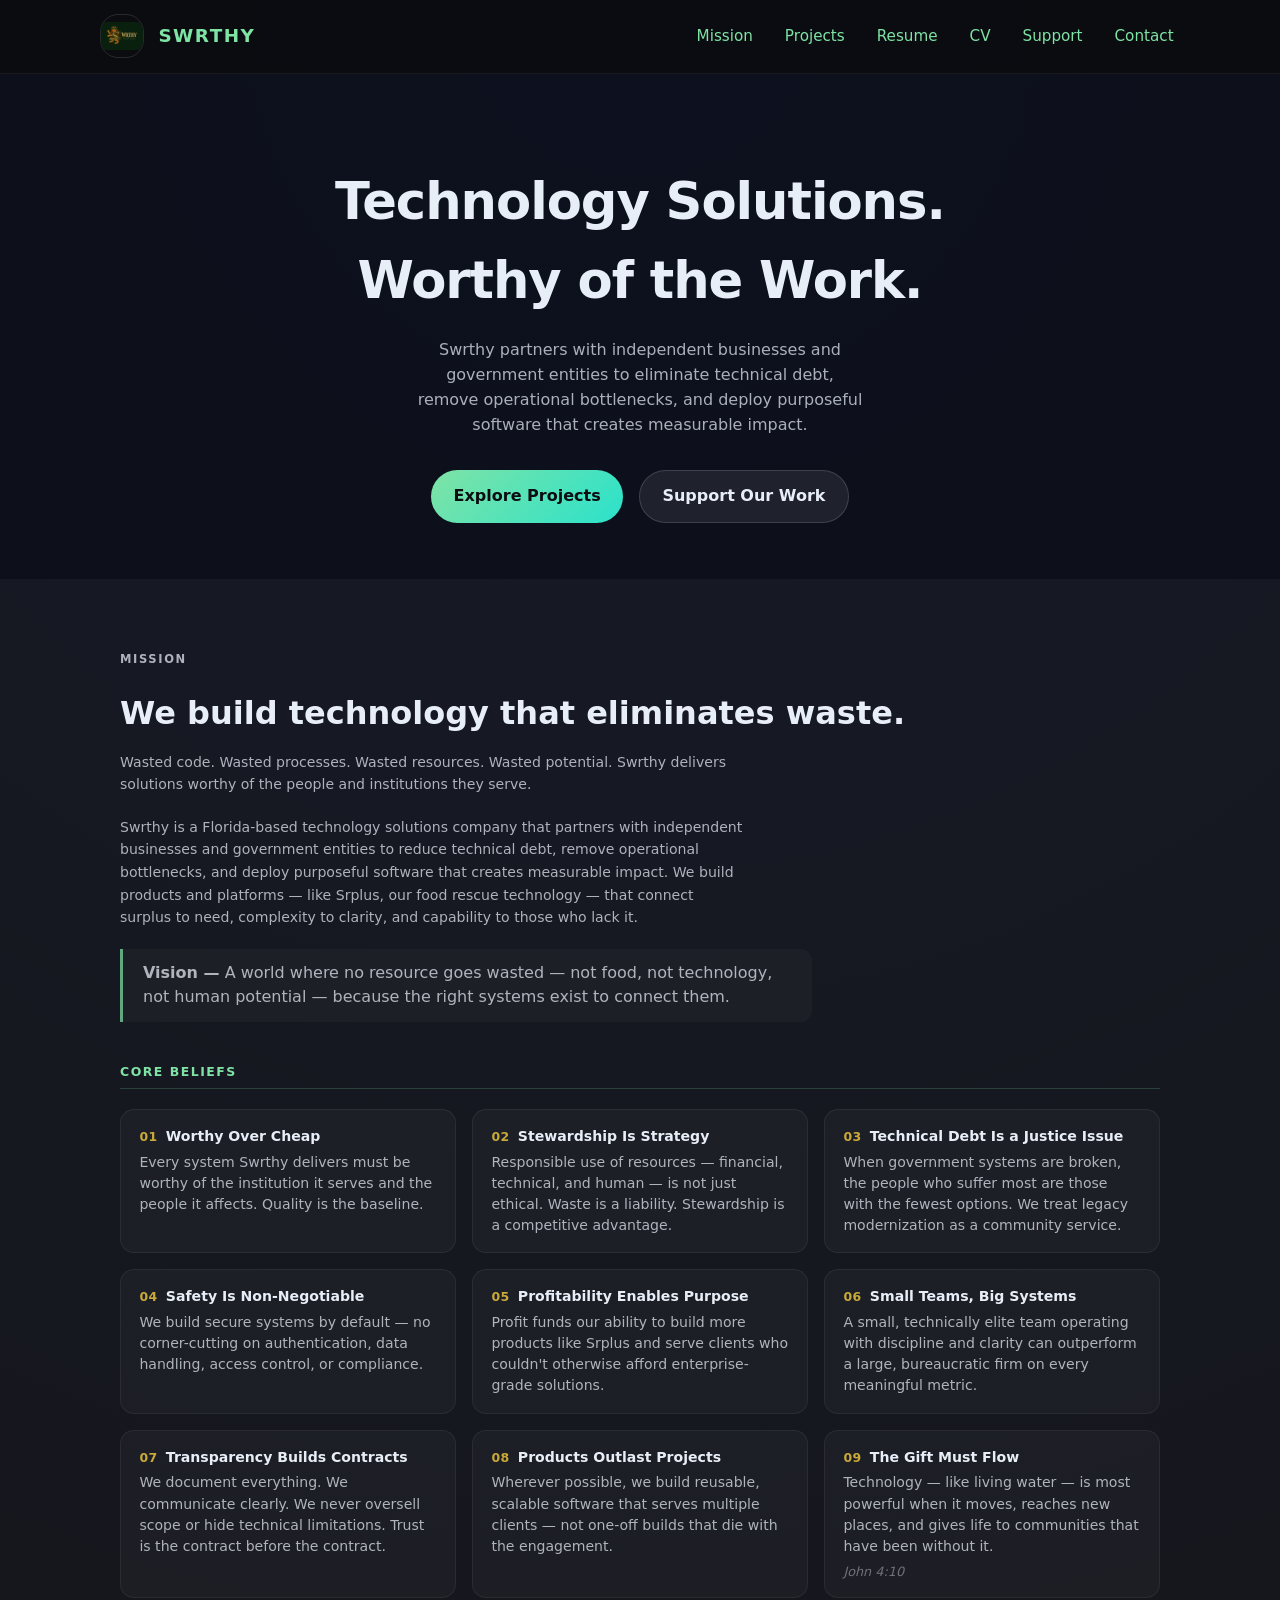
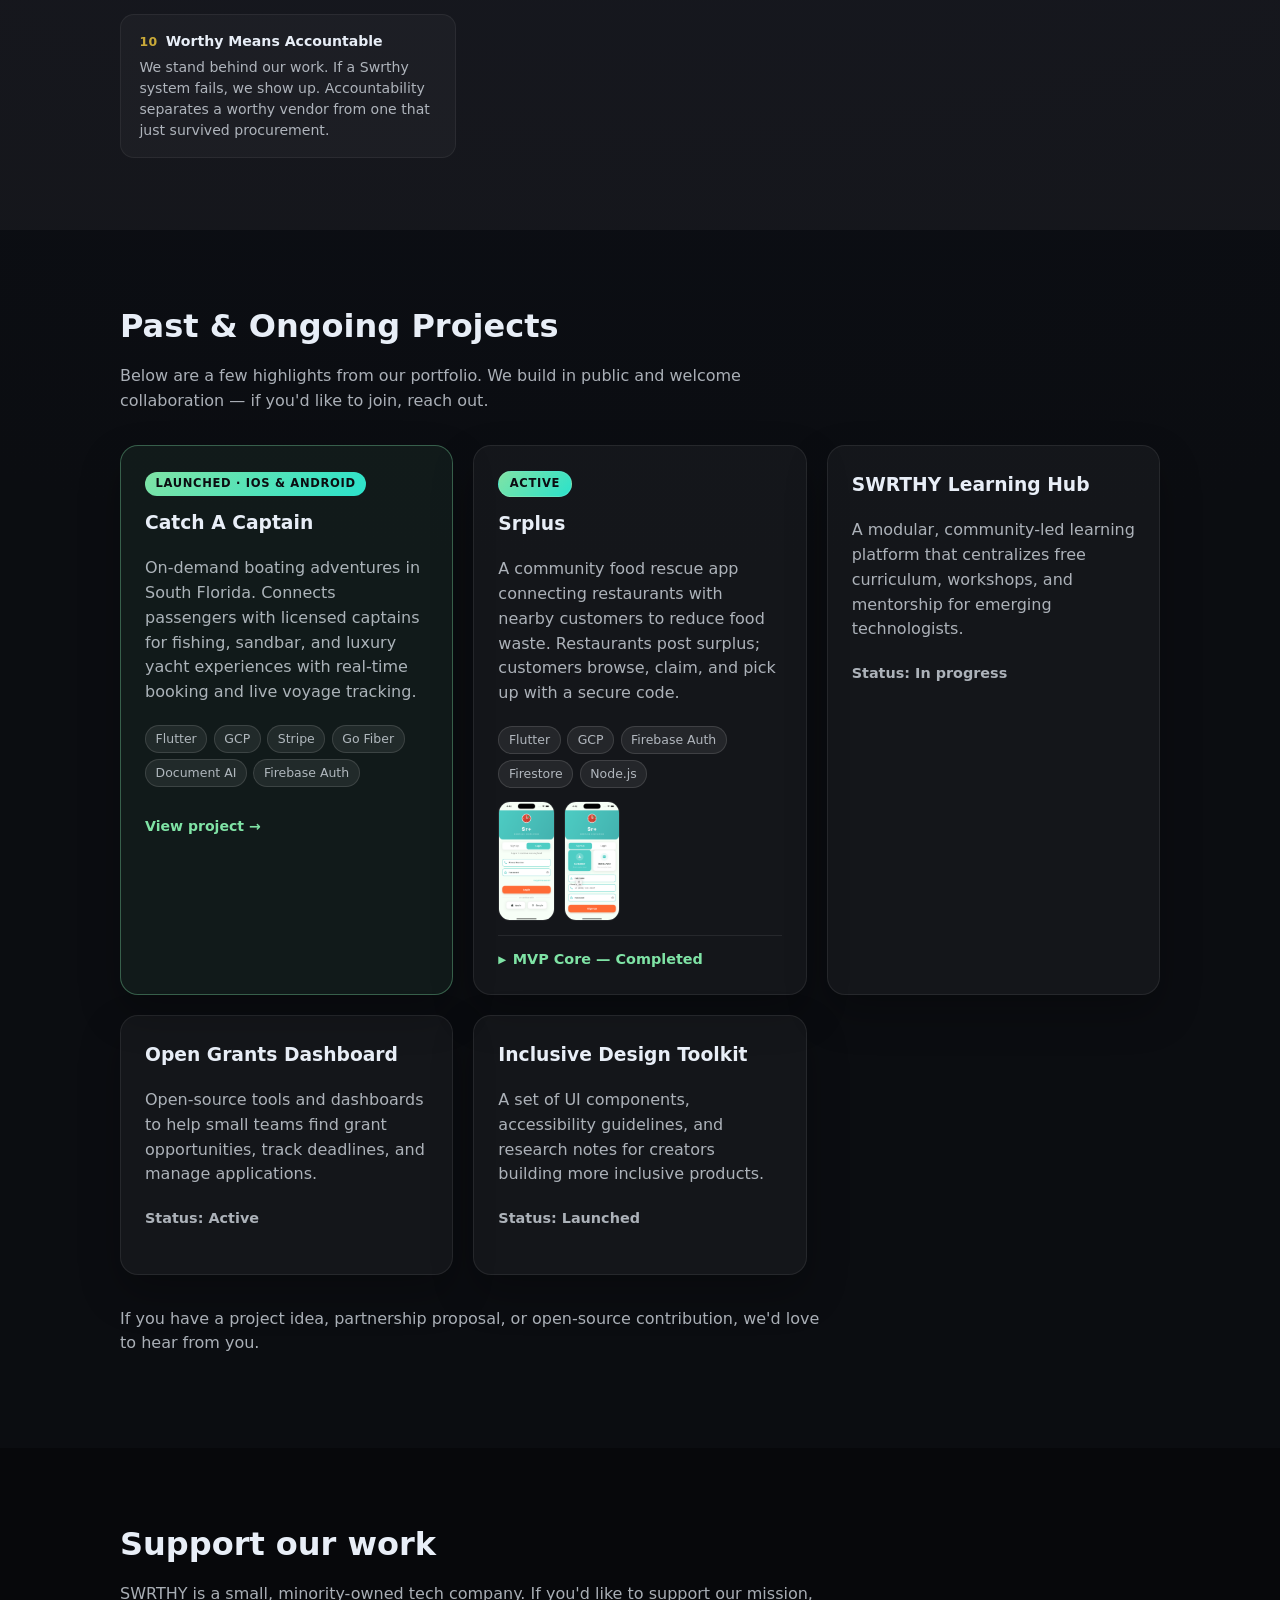
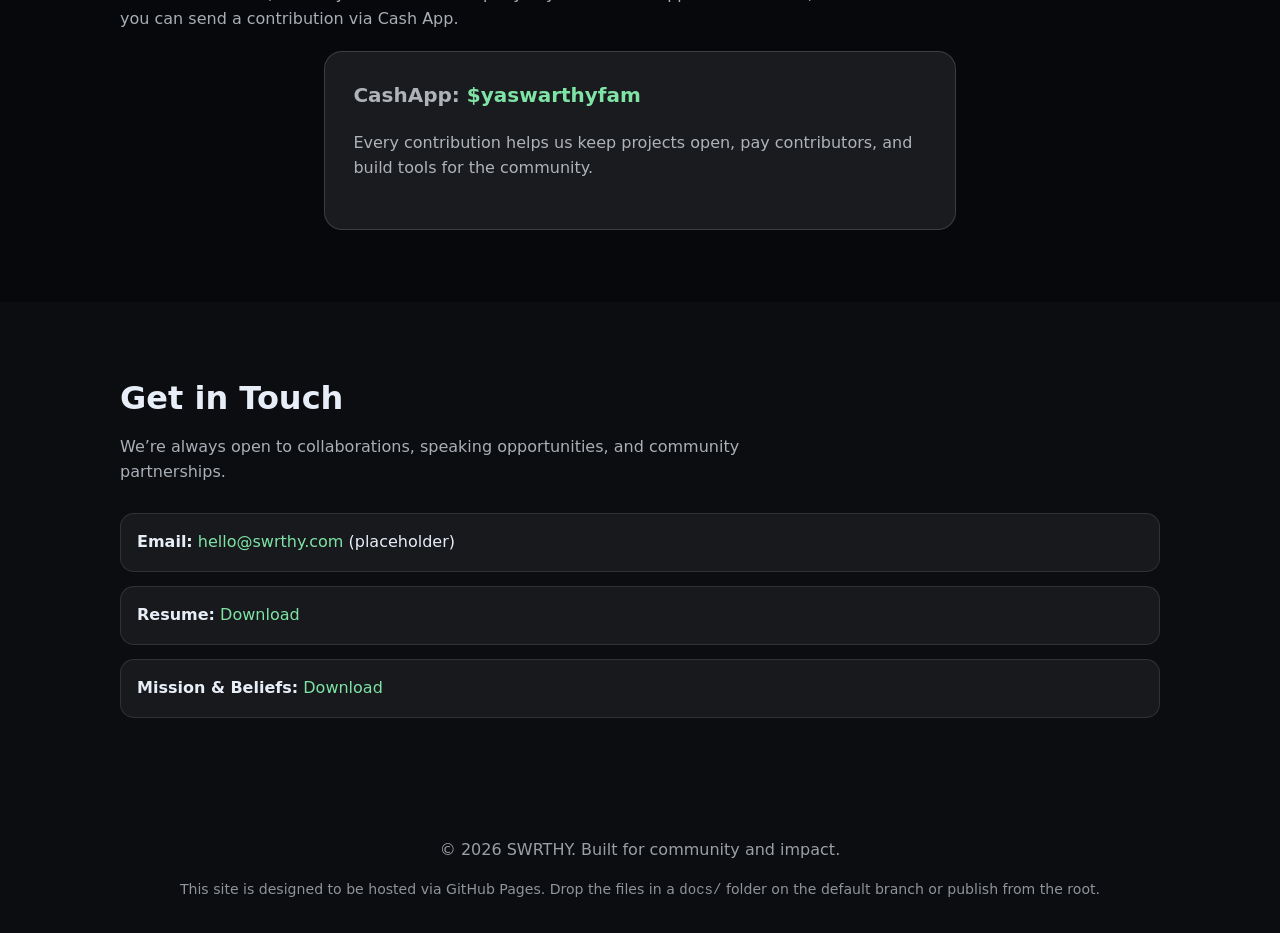
<file: docs/index.html>
<!DOCTYPE html>
<html lang="en">
<head>
  <meta charset="UTF-8" />
  <meta name="viewport" content="width=device-width, initial-scale=1" />
  <meta name="description" content="SWRTHY is a mission-driven minority-owned technology company building software, communities, and impact-first products." />
  <title>SWRTHY — Building Inclusive Tech &amp; Community</title>
  <link rel="stylesheet" href="styles.css?v=6" />
  <link rel="icon" href="logo.png" />
</head>
<body>
  <header class="site-header">
    <div class="container header-inner">
      <a class="brand" href="#home">
        <img class="brand-logo" src="logo.png" alt="SWRTHY logo" />
        <span class="brand-name">SWRTHY</span>
      </a>
      <nav class="primary-nav" aria-label="Primary">
        <a href="#mission">Mission</a>
        <a href="#projects">Projects</a>
        <a href="resume.html">Resume</a>
        <a href="cv.html">CV</a>
        <a href="#support">Support</a>
        <a href="#contact">Contact</a>
      </nav>
      <button class="menu-toggle" aria-label="Open navigation">☰</button>
    </div>
  </header>

  <nav id="mob-nav" aria-label="Mobile navigation" aria-hidden="true">
    <div class="mob-head">
      <a class="mob-brand" href="#home">
        <img src="logo.png" alt="SWRTHY logo" />
        <span>SWRTHY</span>
      </a>
      <button id="mob-close" aria-label="Close navigation">✕</button>
    </div>
    <a href="#mission">Mission</a>
    <a href="#projects">Projects</a>
    <a href="resume.html">Resume</a>
    <a href="cv.html">CV</a>
    <a href="#support">Support</a>
    <a href="#contact">Contact</a>
  </nav>

  <main>
    <section id="home" class="hero" aria-label="Hero section">
      <div class="container">
        <h1>Technology Solutions.<br>Worthy of the Work.</h1>
        <p class="lead">Swrthy partners with independent businesses and government entities to eliminate technical debt, remove operational bottlenecks, and deploy purposeful software that creates measurable impact.</p>
        <div class="hero-actions">
          <a class="button primary" href="#projects">Explore Projects</a>
          <a class="button secondary" href="#support">Support Our Work</a>
        </div>
      </div>
    </section>

    <section id="mission" class="section section--light">
      <div class="container">
        <p class="section-label">Mission</p>
        <h2>We build technology that eliminates waste.</h2>
        <p class="mission-lead">Wasted code. Wasted processes. Wasted resources. Wasted potential. Swrthy delivers solutions worthy of the people and institutions they serve.</p>

        <p class="mission-body">Swrthy is a Florida-based technology solutions company that partners with independent businesses and government entities to reduce technical debt, remove operational bottlenecks, and deploy purposeful software that creates measurable impact. We build products and platforms — like Srplus, our food rescue technology — that connect surplus to need, complexity to clarity, and capability to those who lack it.</p>

        <blockquote class="mission-vision">
          <strong>Vision —</strong> A world where no resource goes wasted — not food, not technology, not human potential — because the right systems exist to connect them.
        </blockquote>

        <h3 class="beliefs-title">Core Beliefs</h3>
        <ul class="beliefs">
          <li>
            <p class="belief-header"><span class="belief-num">01</span> Worthy Over Cheap</p>
            <p>Every system Swrthy delivers must be worthy of the institution it serves and the people it affects. Quality is the baseline.</p>
          </li>
          <li>
            <p class="belief-header"><span class="belief-num">02</span> Stewardship Is Strategy</p>
            <p>Responsible use of resources — financial, technical, and human — is not just ethical. Waste is a liability. Stewardship is a competitive advantage.</p>
          </li>
          <li>
            <p class="belief-header"><span class="belief-num">03</span> Technical Debt Is a Justice Issue</p>
            <p>When government systems are broken, the people who suffer most are those with the fewest options. We treat legacy modernization as a community service.</p>
          </li>
          <li>
            <p class="belief-header"><span class="belief-num">04</span> Safety Is Non-Negotiable</p>
            <p>We build secure systems by default — no corner-cutting on authentication, data handling, access control, or compliance.</p>
          </li>
          <li>
            <p class="belief-header"><span class="belief-num">05</span> Profitability Enables Purpose</p>
            <p>Profit funds our ability to build more products like Srplus and serve clients who couldn't otherwise afford enterprise-grade solutions.</p>
          </li>
          <li>
            <p class="belief-header"><span class="belief-num">06</span> Small Teams, Big Systems</p>
            <p>A small, technically elite team operating with discipline and clarity can outperform a large, bureaucratic firm on every meaningful metric.</p>
          </li>
          <li>
            <p class="belief-header"><span class="belief-num">07</span> Transparency Builds Contracts</p>
            <p>We document everything. We communicate clearly. We never oversell scope or hide technical limitations. Trust is the contract before the contract.</p>
          </li>
          <li>
            <p class="belief-header"><span class="belief-num">08</span> Products Outlast Projects</p>
            <p>Wherever possible, we build reusable, scalable software that serves multiple clients — not one-off builds that die with the engagement.</p>
          </li>
          <li>
            <p class="belief-header"><span class="belief-num">09</span> The Gift Must Flow</p>
            <p>Technology — like living water — is most powerful when it moves, reaches new places, and gives life to communities that have been without it. <em class="scripture">John 4:10</em></p>
          </li>
          <li>
            <p class="belief-header"><span class="belief-num">10</span> Worthy Means Accountable</p>
            <p>We stand behind our work. If a Swrthy system fails, we show up. Accountability separates a worthy vendor from one that just survived procurement.</p>
          </li>
        </ul>
      </div>
    </section>

    <section id="projects" class="section">
      <div class="container">
        <h2>Past &amp; Ongoing Projects</h2>
        <p>Below are a few highlights from our portfolio. We build in public and welcome collaboration — if you'd like to join, reach out.</p>

        <div class="card-grid">
          <article class="card card--featured">
            <div class="card-badge">Launched · iOS &amp; Android</div>
            <h3>Catch A Captain</h3>
            <p>On-demand boating adventures in South Florida. Connects passengers with licensed captains for fishing, sandbar, and luxury yacht experiences with real-time booking and live voyage tracking.</p>
            <div class="card-tech">
              <span>Flutter</span><span>GCP</span><span>Stripe</span><span>Go Fiber</span><span>Document AI</span><span>Firebase Auth</span>
            </div>
            <a class="card-link" href="catch-a-captain.html">View project →</a>
          </article>

          <article class="card">
            <div class="card-badge card-badge--muted">Active</div>
            <h3>Srplus</h3>
            <p>A community food rescue app connecting restaurants with nearby customers to reduce food waste. Restaurants post surplus; customers browse, claim, and pick up with a secure code.</p>
            <div class="card-tech">
              <span>Flutter</span><span>GCP</span><span>Firebase Auth</span><span>Firestore</span><span>Node.js</span>
            </div>
            <div class="card-screens">
              <img src="srplus/Login.png" alt="Srplus login screen" loading="lazy" />
              <img src="srplus/Signup.png" alt="Srplus signup screen" loading="lazy" />
            </div>
            <details class="card-details">
              <summary>MVP Core — Completed</summary>
              <ul class="checklist">
                <li>Backend deployed to Google Cloud (Blaze plan)</li>
                <li>Auth — signup / login / logout, backend + frontend</li>
                <li>Browse nearby food — backend + frontend</li>
                <li>Post food (restaurant) — backend + frontend</li>
                <li>Claim food (customer) — backend + frontend</li>
                <li>Pickup codes + confirm pickup — backend + frontend</li>
                <li>GPS / location services</li>
                <li>Rate limiting + secure token storage</li>
                <li>Auto-login persistence</li>
              </ul>
            </details>
          </article>

          <article class="card">
            <h3>SWRTHY Learning Hub</h3>
            <p>A modular, community-led learning platform that centralizes free curriculum, workshops, and mentorship for emerging technologists.</p>
            <p class="tag">Status: In progress</p>
          </article>

          <article class="card">
            <h3>Open Grants Dashboard</h3>
            <p>Open-source tools and dashboards to help small teams find grant opportunities, track deadlines, and manage applications.</p>
            <p class="tag">Status: Active</p>
          </article>

          <article class="card">
            <h3>Inclusive Design Toolkit</h3>
            <p>A set of UI components, accessibility guidelines, and research notes for creators building more inclusive products.</p>
            <p class="tag">Status: Launched</p>
          </article>
        </div>

        <p>If you have a project idea, partnership proposal, or open-source contribution, we'd love to hear from you.</p>
      </div>
    </section>

    <section id="support" class="section section--dark">
      <div class="container">
        <h2>Support our work</h2>
        <p>SWRTHY is a small, minority-owned tech company. If you'd like to support our mission, you can send a contribution via Cash App.</p>
        <div class="support-box">
          <p class="support-link">CashApp: <a href="https://cash.app/$yaswarthyfam" target="_blank" rel="noopener">$yaswarthyfam</a></p>
          <p class="support-note">Every contribution helps us keep projects open, pay contributors, and build tools for the community.</p>
        </div>
      </div>
    </section>

    <section id="contact" class="section">
      <div class="container">
        <h2>Get in Touch</h2>
        <p>We’re always open to collaborations, speaking opportunities, and community partnerships.</p>
        <ul class="contact-list">
          <li><strong>Email:</strong> <a href="mailto:hello@swrthy.com">hello@swrthy.com</a> (placeholder)</li>
          <li><strong>Resume:</strong> <a href="Resume.pdf" target="_blank" rel="noopener">Download</a></li>
          <li><strong>Mission &amp; Beliefs:</strong> <a href="Swrthy_Mission_and_Beliefs.pdf" target="_blank" rel="noopener">Download </a></li>
        </ul>
      </div>
    </section>
  </main>

  <footer class="site-footer">
    <div class="container">
      <p>© <span id="year"></span> SWRTHY. Built for community and impact.</p>
      <p class="small">This site is designed to be hosted via GitHub Pages. Drop the files in a <code>docs/</code> folder on the default branch or publish from the root.</p>
    </div>
  </footer>

  <script>
    document.getElementById('year').textContent = new Date().getFullYear();

    var tog = document.querySelector('.menu-toggle');
    var mob = document.getElementById('mob-nav');
    var cls = document.getElementById('mob-close');

    function openMob() { mob.classList.add('open'); mob.setAttribute('aria-hidden','false'); document.body.style.overflow='hidden'; }
    function closeMob() { mob.classList.remove('open'); mob.setAttribute('aria-hidden','true'); document.body.style.overflow=''; }

    tog.onclick = openMob;
    cls.onclick = closeMob;
    mob.querySelectorAll('a').forEach(function(a){ a.addEventListener('click', closeMob); });
  </script>
</body>
</html>
</file>
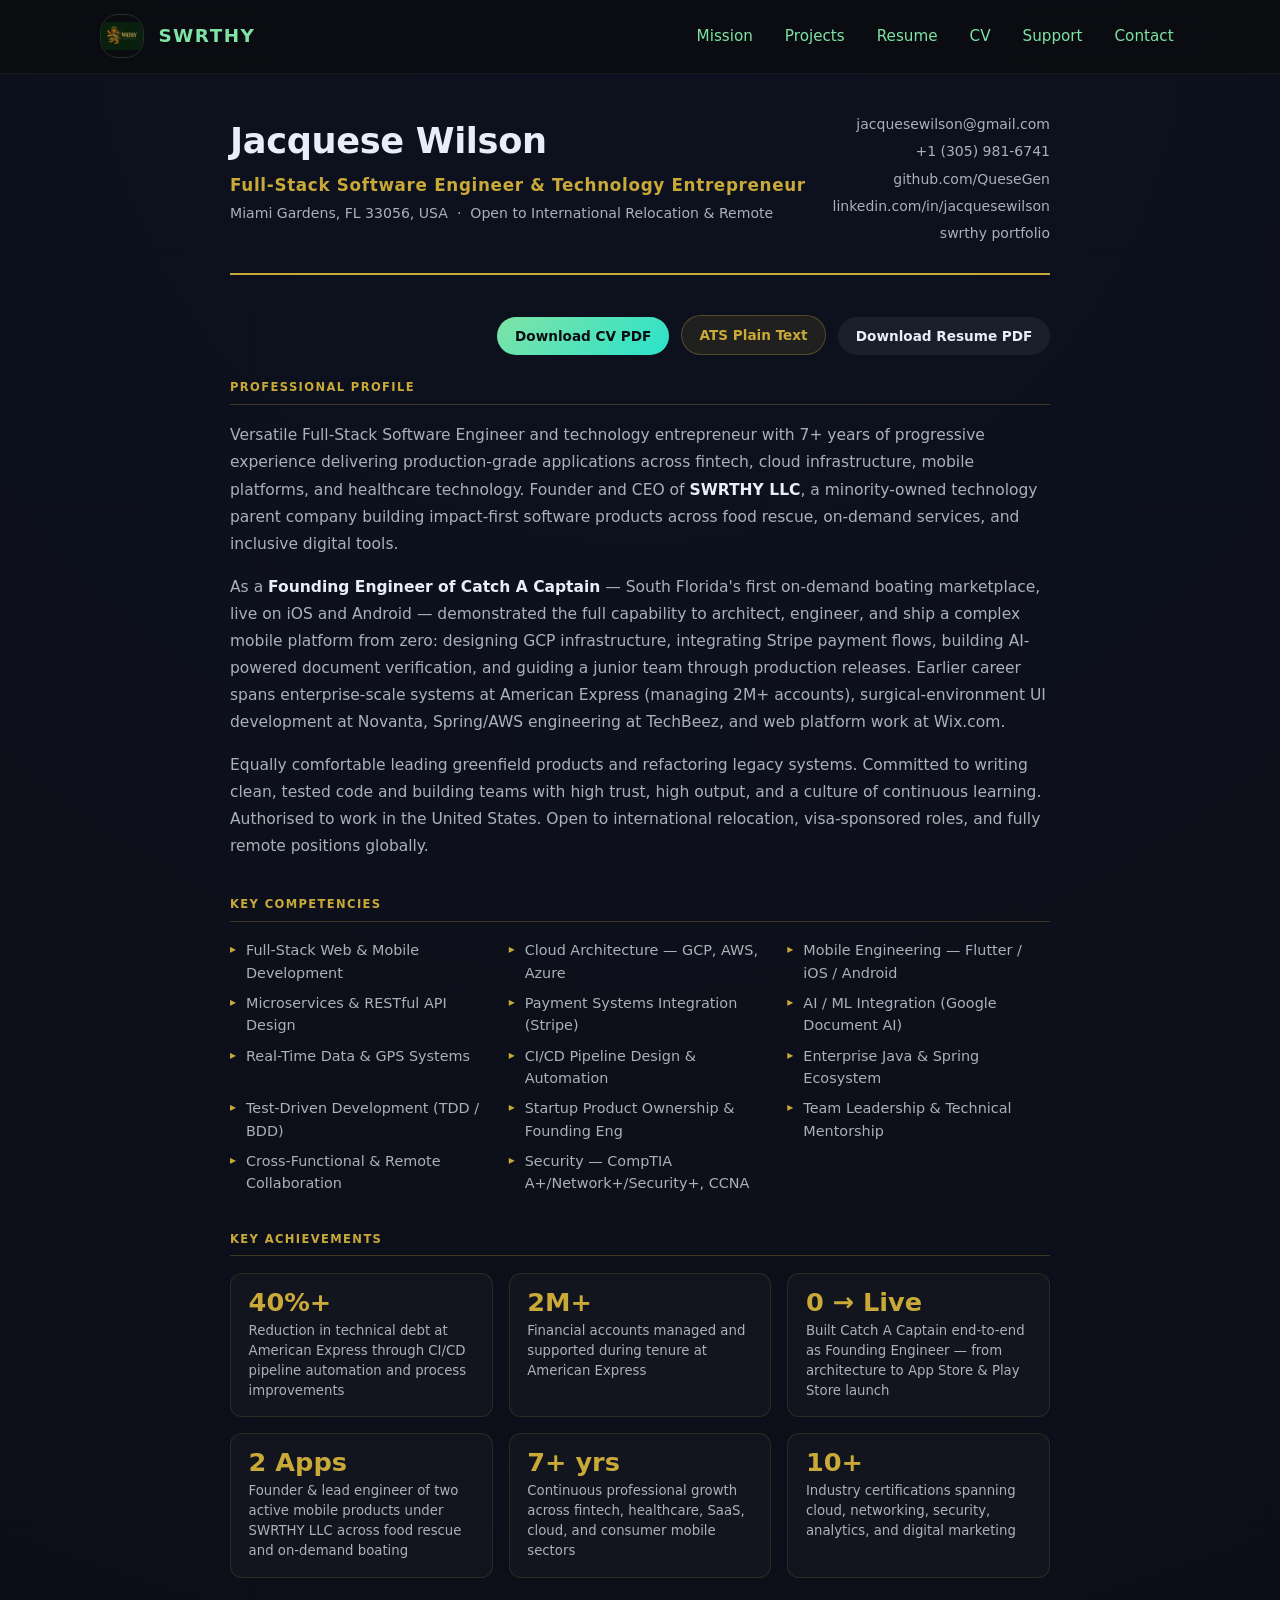
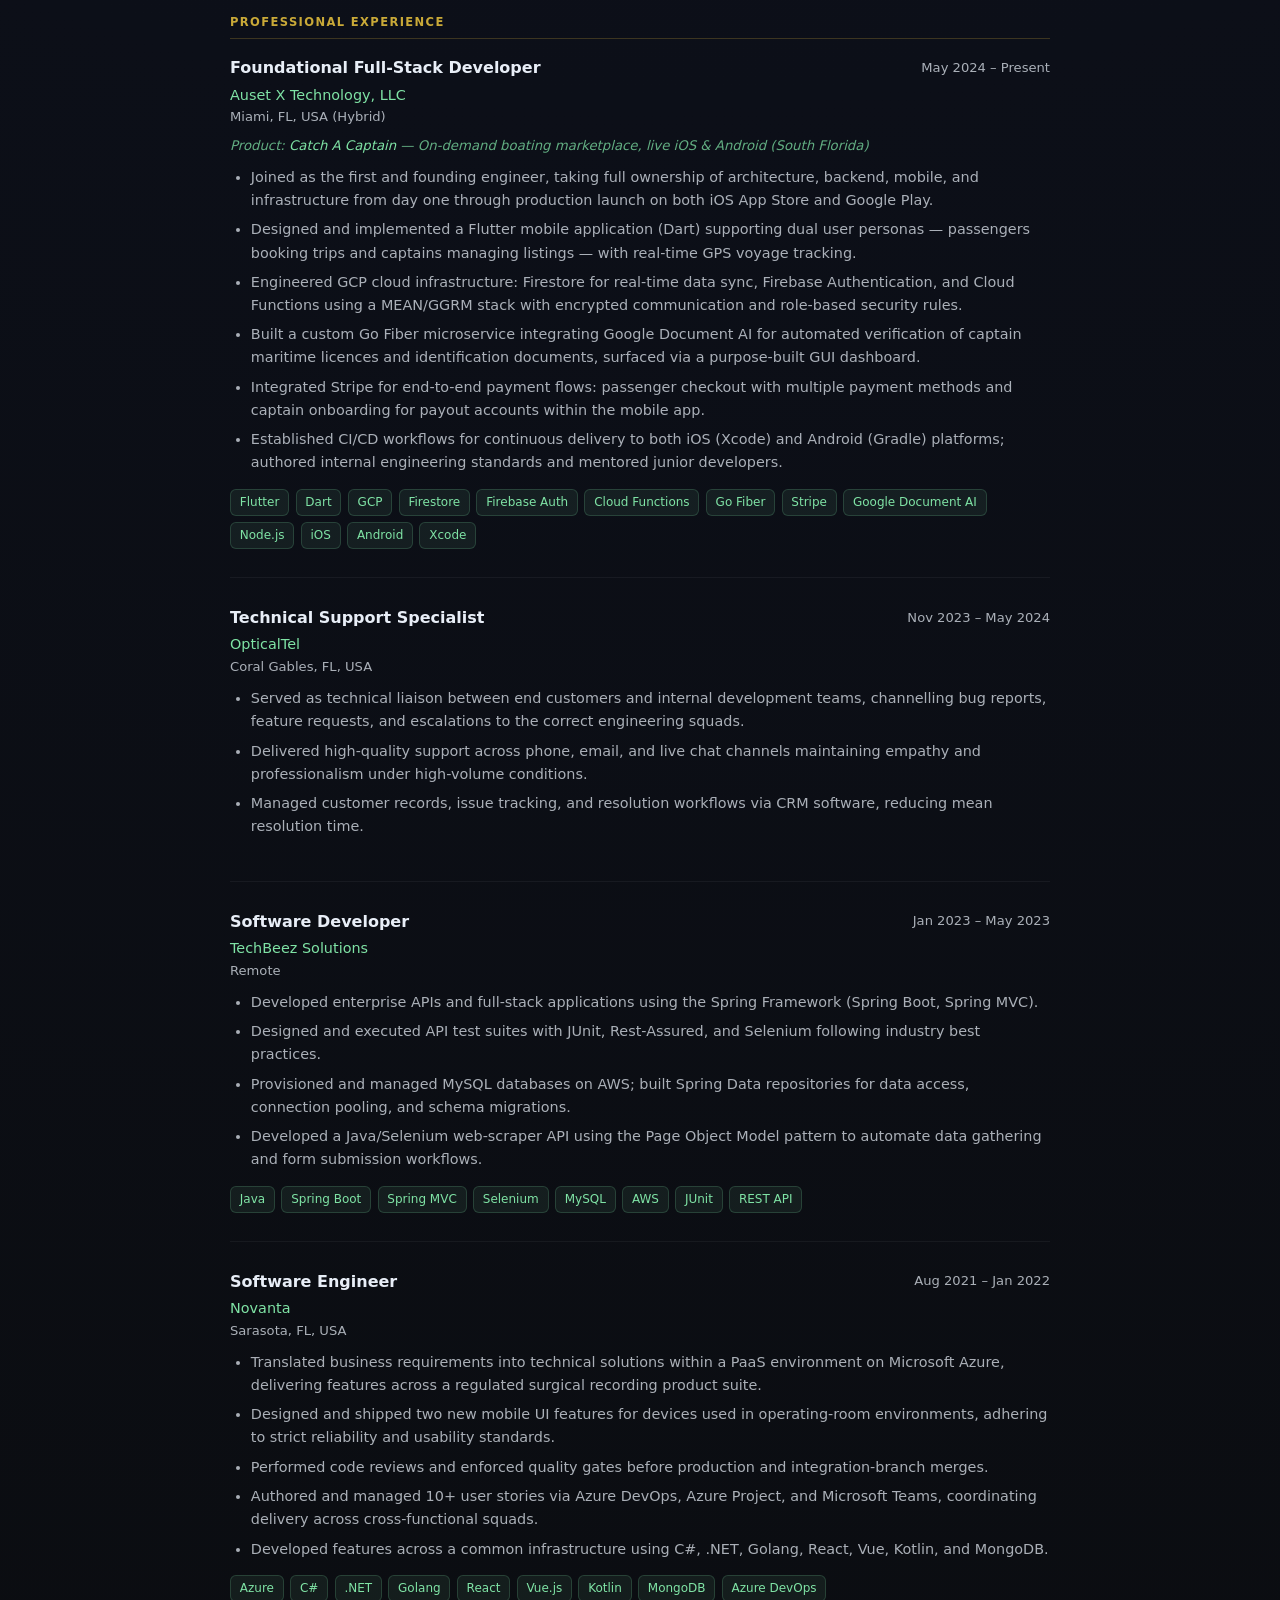
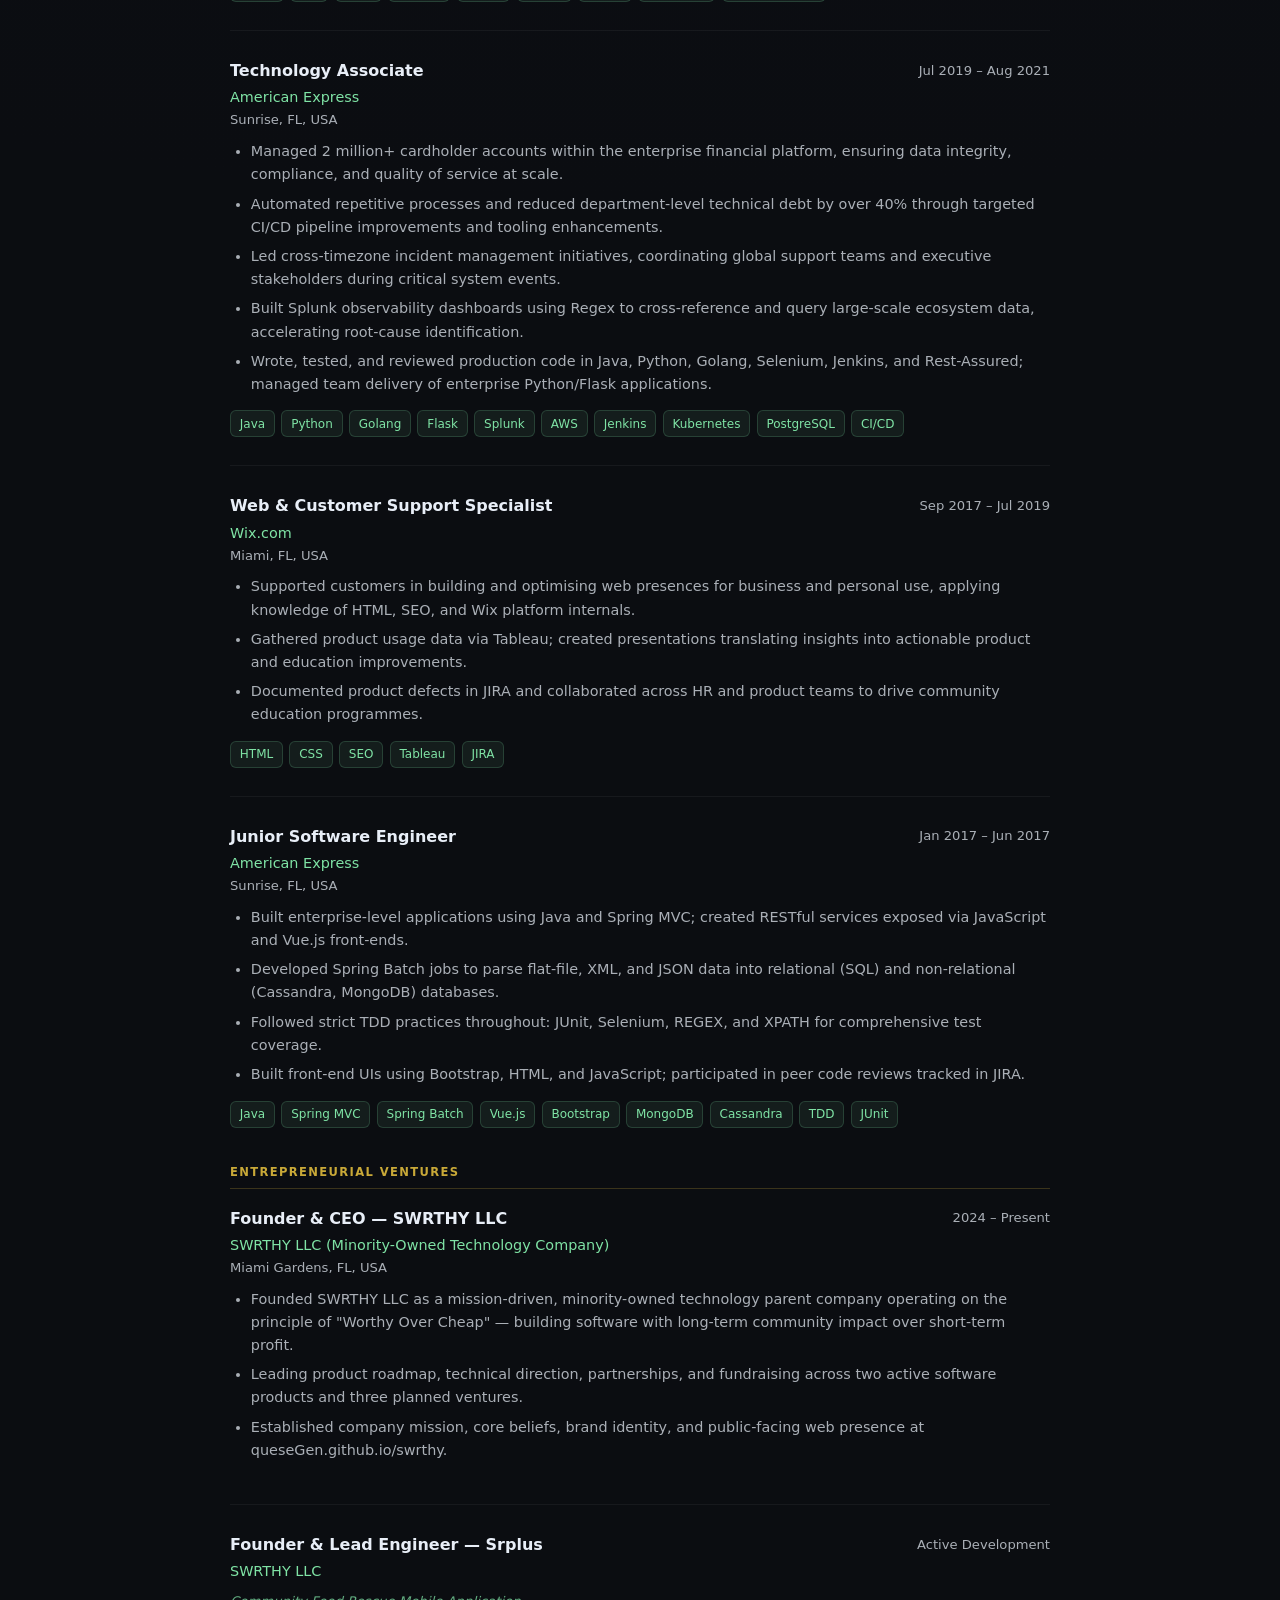
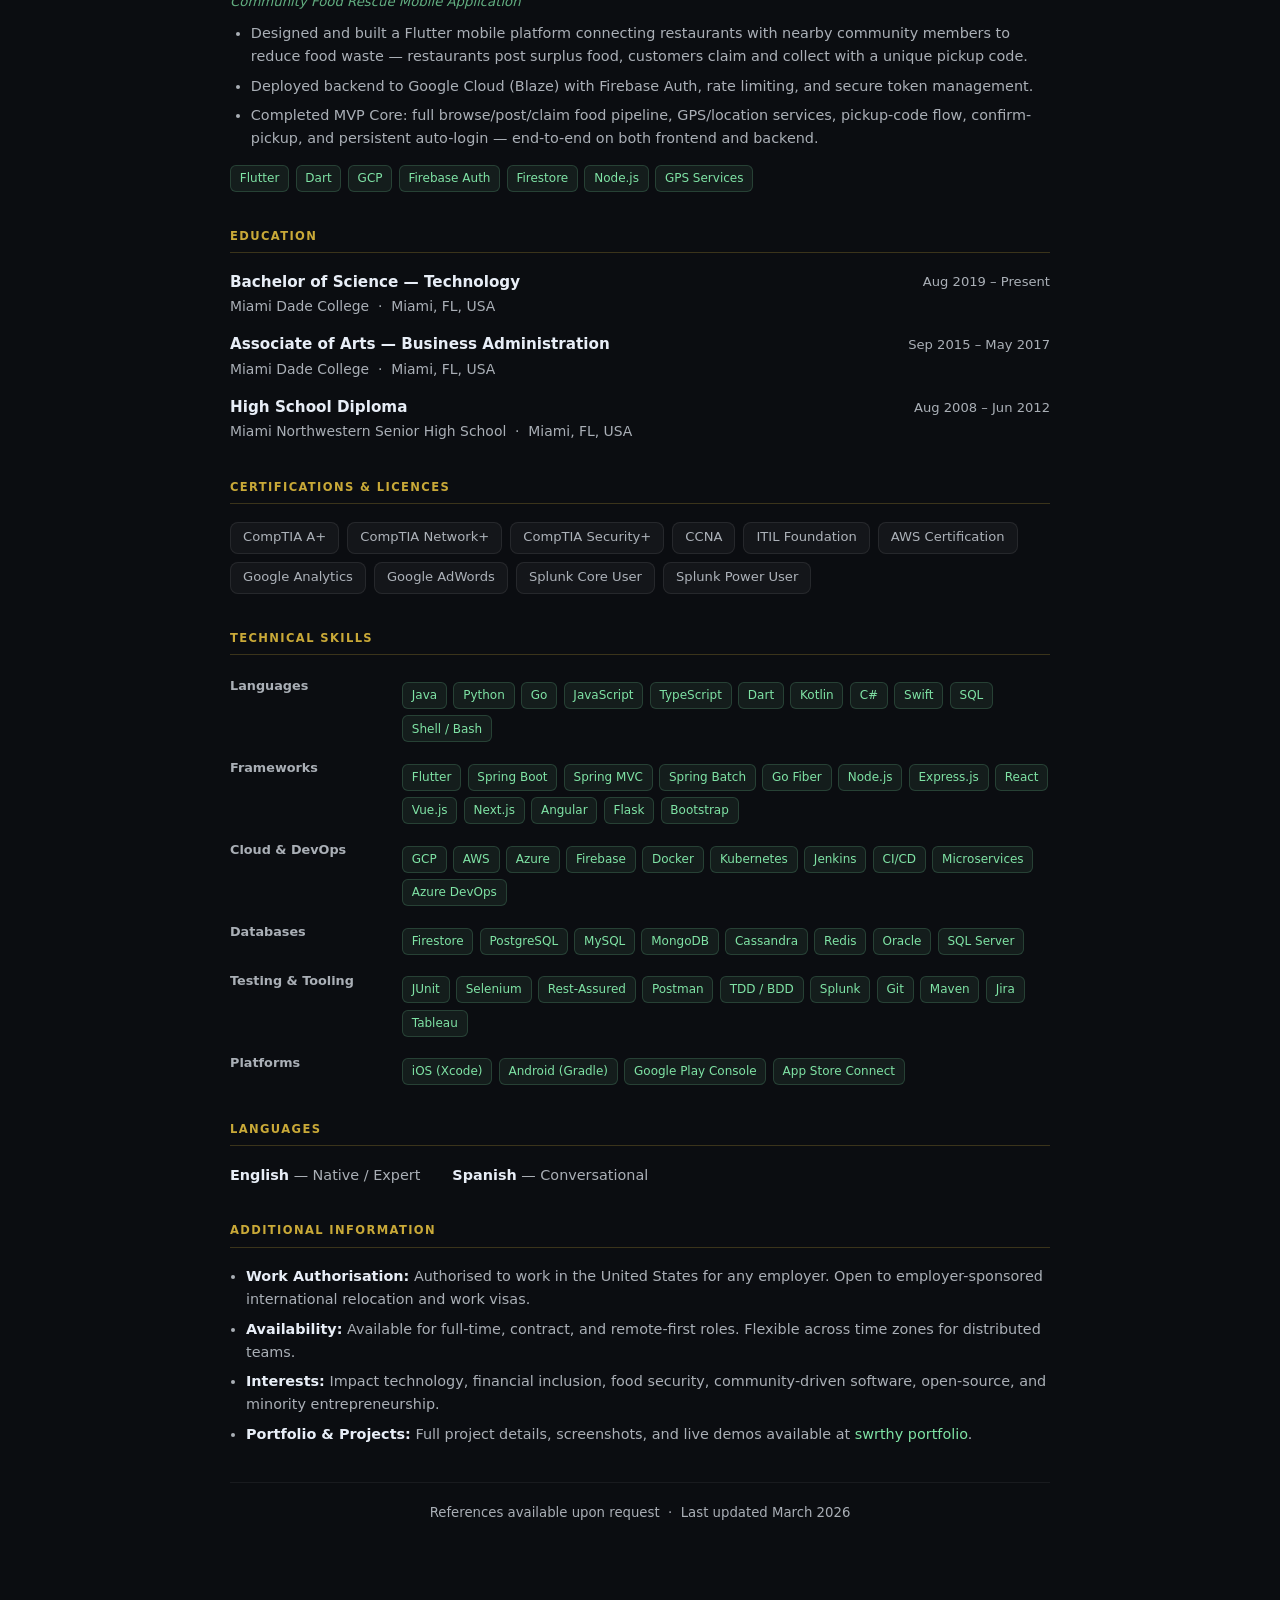
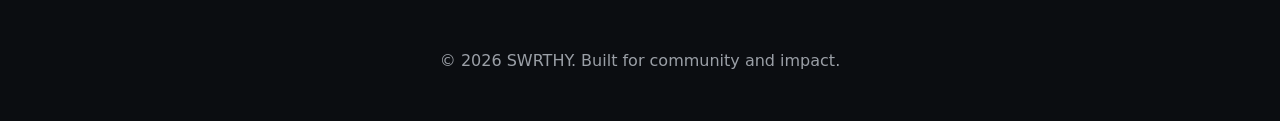
<file: docs/cv.html>
<!DOCTYPE html>
<html lang="en">
<head>
  <meta charset="UTF-8" />
  <meta name="viewport" content="width=device-width, initial-scale=1" />
  <meta name="description" content="Jacquese Wilson — Curriculum Vitae. Full-Stack Software Engineer & Entrepreneur. Available for international opportunities." />
  <title>Jacquese Wilson — CV | SWRTHY</title>
  <link rel="stylesheet" href="styles.css?v=6" />
  <link rel="icon" href="logo.png" />
  <style>
    /* ── CV-specific styles ── */
    .cv-wrap {
      max-width: 860px;
      margin: 0 auto;
      padding: 2.5rem 1.25rem 4rem;
    }

    .cv-header {
      display: grid;
      grid-template-columns: 1fr auto;
      gap: 1.5rem;
      align-items: start;
      padding-bottom: 1.75rem;
      border-bottom: 2px solid #c9a938;
      margin-bottom: 2rem;
    }

    .cv-name {
      font-size: 2.2rem;
      font-weight: 800;
      letter-spacing: -0.01em;
      color: var(--text);
      margin: 0 0 0.2rem;
    }

    .cv-title {
      font-size: 1.05rem;
      color: #c9a938;
      font-weight: 600;
      letter-spacing: 0.04em;
      margin: 0 0 0.3rem;
    }

    .cv-sub {
      font-size: 0.88rem;
      color: var(--muted);
      margin: 0;
    }

    .cv-contact {
      display: flex;
      flex-direction: column;
      gap: 0.35rem;
      text-align: right;
      font-size: 0.875rem;
    }

    .cv-contact a {
      color: var(--muted);
      text-decoration: none;
    }

    .cv-contact a:hover {
      color: var(--primary);
    }

    .cv-section {
      margin-bottom: 2.25rem;
    }

    .cv-section-title {
      font-size: 0.72rem;
      font-weight: 700;
      letter-spacing: 0.12em;
      text-transform: uppercase;
      color: #c9a938;
      border-bottom: 1px solid rgba(201, 169, 56, 0.25);
      padding-bottom: 0.4rem;
      margin: 0 0 1.1rem;
    }

    .cv-profile {
      font-size: 0.97rem;
      line-height: 1.75;
      color: var(--muted);
    }

    /* Competencies */
    .cv-competencies {
      display: grid;
      grid-template-columns: repeat(auto-fill, minmax(240px, 1fr));
      gap: 0.5rem 1rem;
      list-style: none;
      margin: 0;
      padding: 0;
    }

    .cv-competencies li {
      font-size: 0.9rem;
      color: var(--muted);
      padding-left: 1rem;
      position: relative;
    }

    .cv-competencies li::before {
      content: '▸';
      position: absolute;
      left: 0;
      color: #c9a938;
      font-size: 0.75rem;
      top: 0.1em;
    }

    /* Experience entries */
    .cv-entry {
      margin-bottom: 1.75rem;
      padding-bottom: 1.75rem;
      border-bottom: 1px solid rgba(255, 255, 255, 0.05);
    }

    .cv-entry:last-child {
      border-bottom: none;
      margin-bottom: 0;
      padding-bottom: 0;
    }

    .cv-entry-head {
      display: flex;
      justify-content: space-between;
      align-items: flex-start;
      gap: 1rem;
      margin-bottom: 0.2rem;
    }

    .cv-entry-title {
      font-size: 1rem;
      font-weight: 700;
      color: var(--text);
      margin: 0;
    }

    .cv-entry-org {
      font-size: 0.9rem;
      color: var(--primary);
      margin: 0.15rem 0 0.1rem;
      font-weight: 500;
    }

    .cv-entry-loc {
      font-size: 0.82rem;
      color: var(--muted);
      margin: 0;
    }

    .cv-entry-dates {
      font-size: 0.82rem;
      color: var(--muted);
      white-space: nowrap;
      flex-shrink: 0;
      padding-top: 0.1rem;
    }

    .cv-label {
      font-size: 0.83rem;
      color: rgba(127, 227, 165, 0.75);
      margin: 0.5rem 0 0.6rem;
      font-style: italic;
    }

    .cv-list {
      margin: 0.6rem 0 0.9rem;
      padding-left: 1.3rem;
      display: flex;
      flex-direction: column;
      gap: 0.4rem;
    }

    .cv-list li {
      font-size: 0.9rem;
      color: var(--muted);
      line-height: 1.6;
    }

    .cv-tags {
      display: flex;
      flex-wrap: wrap;
      gap: 0.4rem;
      margin-top: 0.6rem;
    }

    .cv-tags span {
      font-size: 0.75rem;
      background: rgba(127, 227, 165, 0.08);
      color: var(--primary);
      border: 1px solid rgba(127, 227, 165, 0.18);
      border-radius: 6px;
      padding: 0.2rem 0.55rem;
    }

    /* Achievements */
    .cv-achievements {
      display: grid;
      grid-template-columns: repeat(auto-fill, minmax(230px, 1fr));
      gap: 1rem;
    }

    .cv-achievement {
      background: var(--panel);
      border: 1px solid rgba(201, 169, 56, 0.15);
      border-radius: 12px;
      padding: 1rem 1.1rem;
    }

    .cv-achievement-num {
      font-size: 1.6rem;
      font-weight: 800;
      color: #c9a938;
      line-height: 1;
      margin-bottom: 0.3rem;
    }

    .cv-achievement p {
      font-size: 0.83rem;
      color: var(--muted);
      margin: 0;
      line-height: 1.5;
    }

    /* Skill table */
    .cv-skill-rows {
      display: flex;
      flex-direction: column;
      gap: 0.75rem;
    }

    .cv-skill-row {
      display: grid;
      grid-template-columns: 160px 1fr;
      gap: 0.75rem;
      align-items: start;
    }

    .cv-skill-label {
      font-size: 0.8rem;
      font-weight: 600;
      color: var(--muted);
      padding-top: 0.25rem;
    }

    /* Education & certs */
    .cv-edu-entry {
      display: flex;
      justify-content: space-between;
      align-items: flex-start;
      gap: 1rem;
      margin-bottom: 1rem;
    }

    .cv-edu-entry:last-child {
      margin-bottom: 0;
    }

    .cv-edu-title {
      font-size: 0.95rem;
      font-weight: 700;
      color: var(--text);
      margin: 0 0 0.1rem;
    }

    .cv-edu-inst {
      font-size: 0.87rem;
      color: var(--muted);
      margin: 0;
    }

    .cv-cert-grid {
      display: flex;
      flex-wrap: wrap;
      gap: 0.5rem;
    }

    .cv-cert {
      font-size: 0.82rem;
      background: rgba(255, 255, 255, 0.04);
      border: 1px solid rgba(255, 255, 255, 0.08);
      border-radius: 8px;
      padding: 0.3rem 0.75rem;
      color: var(--muted);
    }

    /* Languages */
    .cv-lang-row {
      display: flex;
      gap: 2rem;
      flex-wrap: wrap;
    }

    .cv-lang {
      font-size: 0.9rem;
      color: var(--muted);
    }

    .cv-lang strong {
      color: var(--text);
    }

    /* Download bar */
    .cv-dl-bar {
      display: flex;
      justify-content: flex-end;
      margin-bottom: 1.5rem;
    }

    .cv-note {
      font-size: 0.83rem;
      color: var(--muted);
      margin-top: 2rem;
      text-align: center;
      border-top: 1px solid rgba(255,255,255,0.06);
      padding-top: 1.25rem;
    }

    @media (max-width: 620px) {
      .cv-header {
        grid-template-columns: 1fr;
      }

      .cv-contact {
        text-align: left;
      }

      .cv-entry-head {
        flex-direction: column;
        gap: 0.2rem;
      }

      .cv-skill-row {
        grid-template-columns: 1fr;
        gap: 0.3rem;
      }

      .cv-edu-entry {
        flex-direction: column;
        gap: 0.2rem;
      }

      .cv-achievements {
        grid-template-columns: 1fr 1fr;
      }
    }
  </style>
</head>
<body>
  <header class="site-header">
    <div class="container header-inner">
      <a class="brand" href="index.html">
        <img class="brand-logo" src="logo.png" alt="SWRTHY logo" />
        <span class="brand-name">SWRTHY</span>
      </a>
      <nav class="primary-nav" aria-label="Primary">
        <a href="index.html#mission">Mission</a>
        <a href="index.html#projects">Projects</a>
        <a href="resume.html">Resume</a>
        <a href="cv.html" aria-current="page">CV</a>
        <a href="index.html#support">Support</a>
        <a href="index.html#contact">Contact</a>
      </nav>
      <button class="menu-toggle" aria-label="Open navigation">☰</button>
    </div>
  </header>

  <nav id="mob-nav" aria-label="Mobile navigation" aria-hidden="true">
    <div class="mob-head">
      <a class="mob-brand" href="index.html">
        <img src="logo.png" alt="SWRTHY logo" />
        <span>SWRTHY</span>
      </a>
      <button id="mob-close" aria-label="Close navigation">✕</button>
    </div>
    <a href="index.html#mission">Mission</a>
    <a href="index.html#projects">Projects</a>
    <a href="resume.html">Resume</a>
    <a href="cv.html" aria-current="page">CV</a>
    <a href="index.html#support">Support</a>
    <a href="index.html#contact">Contact</a>
  </nav>

  <main>
    <div class="cv-wrap">

      <!-- ── Header ── -->
      <header class="cv-header">
        <div>
          <h1 class="cv-name">Jacquese Wilson</h1>
          <p class="cv-title">Full-Stack Software Engineer &amp; Technology Entrepreneur</p>
          <p class="cv-sub">Miami Gardens, FL 33056, USA &nbsp;·&nbsp; Open to International Relocation &amp; Remote</p>
        </div>
        <div class="cv-contact">
          <a href="mailto:jacquesewilson@gmail.com">jacquesewilson@gmail.com</a>
          <a href="tel:+13059816741">+1 (305) 981-6741</a>
          <a href="https://github.com/QueseGen" target="_blank" rel="noopener">github.com/QueseGen</a>
          <a href="https://www.linkedin.com/in/jacquesewilson" target="_blank" rel="noopener">linkedin.com/in/jacquesewilson</a>
          <a href="https://queseGen.github.io/swrthy" target="_blank" rel="noopener">swrthy portfolio</a>
        </div>
      </header>

      <div class="cv-dl-bar" style="gap:0.75rem">
        <a href="Jacquese_Wilson_CV.pdf" target="_blank" rel="noopener" class="button primary r-dl">Download CV PDF</a>
        <a href="Jacquese_Wilson_CV_ATS.txt" target="_blank" rel="noopener" class="button r-dl" style="background:rgba(201,169,56,0.1);color:#c9a938;border:1px solid rgba(201,169,56,0.3)">ATS Plain Text</a>
        <a href="Resume.pdf" target="_blank" rel="noopener" class="button r-dl" style="background:rgba(255,255,255,0.06);color:var(--text)">Download Resume PDF</a>
      </div>

      <!-- ── Professional Profile ── -->
      <section class="cv-section">
        <h2 class="cv-section-title">Professional Profile</h2>
        <p class="cv-profile">
          Versatile Full-Stack Software Engineer and technology entrepreneur with 7+ years of progressive experience delivering production-grade applications across fintech, cloud infrastructure, mobile platforms, and healthcare technology. Founder and CEO of <strong style="color:var(--text)">SWRTHY LLC</strong>, a minority-owned technology parent company building impact-first software products across food rescue, on-demand services, and inclusive digital tools.
        </p>
        <p class="cv-profile" style="margin-top:0.85rem">
          As a <strong style="color:var(--text)">Founding Engineer of Catch A Captain</strong> — South Florida's first on-demand boating marketplace, live on iOS and Android — demonstrated the full capability to architect, engineer, and ship a complex mobile platform from zero: designing GCP infrastructure, integrating Stripe payment flows, building AI-powered document verification, and guiding a junior team through production releases. Earlier career spans enterprise-scale systems at American Express (managing 2M+ accounts), surgical-environment UI development at Novanta, Spring/AWS engineering at TechBeez, and web platform work at Wix.com.
        </p>
        <p class="cv-profile" style="margin-top:0.85rem">
          Equally comfortable leading greenfield products and refactoring legacy systems. Committed to writing clean, tested code and building teams with high trust, high output, and a culture of continuous learning. Authorised to work in the United States. Open to international relocation, visa-sponsored roles, and fully remote positions globally.
        </p>
      </section>

      <!-- ── Key Competencies ── -->
      <section class="cv-section">
        <h2 class="cv-section-title">Key Competencies</h2>
        <ul class="cv-competencies">
          <li>Full-Stack Web &amp; Mobile Development</li>
          <li>Cloud Architecture — GCP, AWS, Azure</li>
          <li>Mobile Engineering — Flutter / iOS / Android</li>
          <li>Microservices &amp; RESTful API Design</li>
          <li>Payment Systems Integration (Stripe)</li>
          <li>AI / ML Integration (Google Document AI)</li>
          <li>Real-Time Data &amp; GPS Systems</li>
          <li>CI/CD Pipeline Design &amp; Automation</li>
          <li>Enterprise Java &amp; Spring Ecosystem</li>
          <li>Test-Driven Development (TDD / BDD)</li>
          <li>Startup Product Ownership &amp; Founding Eng</li>
          <li>Team Leadership &amp; Technical Mentorship</li>
          <li>Cross-Functional &amp; Remote Collaboration</li>
          <li>Security — CompTIA A+/Network+/Security+, CCNA</li>
        </ul>
      </section>

      <!-- ── Key Achievements ── -->
      <section class="cv-section">
        <h2 class="cv-section-title">Key Achievements</h2>
        <div class="cv-achievements">
          <div class="cv-achievement">
            <div class="cv-achievement-num">40%+</div>
            <p>Reduction in technical debt at American Express through CI/CD pipeline automation and process improvements</p>
          </div>
          <div class="cv-achievement">
            <div class="cv-achievement-num">2M+</div>
            <p>Financial accounts managed and supported during tenure at American Express</p>
          </div>
          <div class="cv-achievement">
            <div class="cv-achievement-num">0 → Live</div>
            <p>Built Catch A Captain end-to-end as Founding Engineer — from architecture to App Store &amp; Play Store launch</p>
          </div>
          <div class="cv-achievement">
            <div class="cv-achievement-num">2 Apps</div>
            <p>Founder &amp; lead engineer of two active mobile products under SWRTHY LLC across food rescue and on-demand boating</p>
          </div>
          <div class="cv-achievement">
            <div class="cv-achievement-num">7+ yrs</div>
            <p>Continuous professional growth across fintech, healthcare, SaaS, cloud, and consumer mobile sectors</p>
          </div>
          <div class="cv-achievement">
            <div class="cv-achievement-num">10+</div>
            <p>Industry certifications spanning cloud, networking, security, analytics, and digital marketing</p>
          </div>
        </div>
      </section>

      <!-- ── Professional Experience ── -->
      <section class="cv-section">
        <h2 class="cv-section-title">Professional Experience</h2>

        <div class="cv-entry">
          <div class="cv-entry-head">
            <div>
              <h3 class="cv-entry-title">Foundational Full-Stack Developer</h3>
              <p class="cv-entry-org">Auset X Technology, LLC</p>
              <p class="cv-entry-loc">Miami, FL, USA (Hybrid)</p>
            </div>
            <span class="cv-entry-dates">May 2024 – Present</span>
          </div>
          <p class="cv-label">Product: <a href="catch-a-captain.html" target="_blank" rel="noopener">Catch A Captain</a> — On-demand boating marketplace, live iOS &amp; Android (South Florida)</p>
          <ul class="cv-list">
            <li>Joined as the first and founding engineer, taking full ownership of architecture, backend, mobile, and infrastructure from day one through production launch on both iOS App Store and Google Play.</li>
            <li>Designed and implemented a Flutter mobile application (Dart) supporting dual user personas — passengers booking trips and captains managing listings — with real-time GPS voyage tracking.</li>
            <li>Engineered GCP cloud infrastructure: Firestore for real-time data sync, Firebase Authentication, and Cloud Functions using a MEAN/GGRM stack with encrypted communication and role-based security rules.</li>
            <li>Built a custom Go Fiber microservice integrating Google Document AI for automated verification of captain maritime licences and identification documents, surfaced via a purpose-built GUI dashboard.</li>
            <li>Integrated Stripe for end-to-end payment flows: passenger checkout with multiple payment methods and captain onboarding for payout accounts within the mobile app.</li>
            <li>Established CI/CD workflows for continuous delivery to both iOS (Xcode) and Android (Gradle) platforms; authored internal engineering standards and mentored junior developers.</li>
          </ul>
          <div class="cv-tags">
            <span>Flutter</span><span>Dart</span><span>GCP</span><span>Firestore</span><span>Firebase Auth</span><span>Cloud Functions</span><span>Go Fiber</span><span>Stripe</span><span>Google Document AI</span><span>Node.js</span><span>iOS</span><span>Android</span><span>Xcode</span>
          </div>
        </div>

        <div class="cv-entry">
          <div class="cv-entry-head">
            <div>
              <h3 class="cv-entry-title">Technical Support Specialist</h3>
              <p class="cv-entry-org">OpticalTel</p>
              <p class="cv-entry-loc">Coral Gables, FL, USA</p>
            </div>
            <span class="cv-entry-dates">Nov 2023 – May 2024</span>
          </div>
          <ul class="cv-list">
            <li>Served as technical liaison between end customers and internal development teams, channelling bug reports, feature requests, and escalations to the correct engineering squads.</li>
            <li>Delivered high-quality support across phone, email, and live chat channels maintaining empathy and professionalism under high-volume conditions.</li>
            <li>Managed customer records, issue tracking, and resolution workflows via CRM software, reducing mean resolution time.</li>
          </ul>
        </div>

        <div class="cv-entry">
          <div class="cv-entry-head">
            <div>
              <h3 class="cv-entry-title">Software Developer</h3>
              <p class="cv-entry-org">TechBeez Solutions</p>
              <p class="cv-entry-loc">Remote</p>
            </div>
            <span class="cv-entry-dates">Jan 2023 – May 2023</span>
          </div>
          <ul class="cv-list">
            <li>Developed enterprise APIs and full-stack applications using the Spring Framework (Spring Boot, Spring MVC).</li>
            <li>Designed and executed API test suites with JUnit, Rest-Assured, and Selenium following industry best practices.</li>
            <li>Provisioned and managed MySQL databases on AWS; built Spring Data repositories for data access, connection pooling, and schema migrations.</li>
            <li>Developed a Java/Selenium web-scraper API using the Page Object Model pattern to automate data gathering and form submission workflows.</li>
          </ul>
          <div class="cv-tags">
            <span>Java</span><span>Spring Boot</span><span>Spring MVC</span><span>Selenium</span><span>MySQL</span><span>AWS</span><span>JUnit</span><span>REST API</span>
          </div>
        </div>

        <div class="cv-entry">
          <div class="cv-entry-head">
            <div>
              <h3 class="cv-entry-title">Software Engineer</h3>
              <p class="cv-entry-org">Novanta</p>
              <p class="cv-entry-loc">Sarasota, FL, USA</p>
            </div>
            <span class="cv-entry-dates">Aug 2021 – Jan 2022</span>
          </div>
          <ul class="cv-list">
            <li>Translated business requirements into technical solutions within a PaaS environment on Microsoft Azure, delivering features across a regulated surgical recording product suite.</li>
            <li>Designed and shipped two new mobile UI features for devices used in operating-room environments, adhering to strict reliability and usability standards.</li>
            <li>Performed code reviews and enforced quality gates before production and integration-branch merges.</li>
            <li>Authored and managed 10+ user stories via Azure DevOps, Azure Project, and Microsoft Teams, coordinating delivery across cross-functional squads.</li>
            <li>Developed features across a common infrastructure using C#, .NET, Golang, React, Vue, Kotlin, and MongoDB.</li>
          </ul>
          <div class="cv-tags">
            <span>Azure</span><span>C#</span><span>.NET</span><span>Golang</span><span>React</span><span>Vue.js</span><span>Kotlin</span><span>MongoDB</span><span>Azure DevOps</span>
          </div>
        </div>

        <div class="cv-entry">
          <div class="cv-entry-head">
            <div>
              <h3 class="cv-entry-title">Technology Associate</h3>
              <p class="cv-entry-org">American Express</p>
              <p class="cv-entry-loc">Sunrise, FL, USA</p>
            </div>
            <span class="cv-entry-dates">Jul 2019 – Aug 2021</span>
          </div>
          <ul class="cv-list">
            <li>Managed 2 million+ cardholder accounts within the enterprise financial platform, ensuring data integrity, compliance, and quality of service at scale.</li>
            <li>Automated repetitive processes and reduced department-level technical debt by over 40% through targeted CI/CD pipeline improvements and tooling enhancements.</li>
            <li>Led cross-timezone incident management initiatives, coordinating global support teams and executive stakeholders during critical system events.</li>
            <li>Built Splunk observability dashboards using Regex to cross-reference and query large-scale ecosystem data, accelerating root-cause identification.</li>
            <li>Wrote, tested, and reviewed production code in Java, Python, Golang, Selenium, Jenkins, and Rest-Assured; managed team delivery of enterprise Python/Flask applications.</li>
          </ul>
          <div class="cv-tags">
            <span>Java</span><span>Python</span><span>Golang</span><span>Flask</span><span>Splunk</span><span>AWS</span><span>Jenkins</span><span>Kubernetes</span><span>PostgreSQL</span><span>CI/CD</span>
          </div>
        </div>

        <div class="cv-entry">
          <div class="cv-entry-head">
            <div>
              <h3 class="cv-entry-title">Web &amp; Customer Support Specialist</h3>
              <p class="cv-entry-org">Wix.com</p>
              <p class="cv-entry-loc">Miami, FL, USA</p>
            </div>
            <span class="cv-entry-dates">Sep 2017 – Jul 2019</span>
          </div>
          <ul class="cv-list">
            <li>Supported customers in building and optimising web presences for business and personal use, applying knowledge of HTML, SEO, and Wix platform internals.</li>
            <li>Gathered product usage data via Tableau; created presentations translating insights into actionable product and education improvements.</li>
            <li>Documented product defects in JIRA and collaborated across HR and product teams to drive community education programmes.</li>
          </ul>
          <div class="cv-tags">
            <span>HTML</span><span>CSS</span><span>SEO</span><span>Tableau</span><span>JIRA</span>
          </div>
        </div>

        <div class="cv-entry">
          <div class="cv-entry-head">
            <div>
              <h3 class="cv-entry-title">Junior Software Engineer</h3>
              <p class="cv-entry-org">American Express</p>
              <p class="cv-entry-loc">Sunrise, FL, USA</p>
            </div>
            <span class="cv-entry-dates">Jan 2017 – Jun 2017</span>
          </div>
          <ul class="cv-list">
            <li>Built enterprise-level applications using Java and Spring MVC; created RESTful services exposed via JavaScript and Vue.js front-ends.</li>
            <li>Developed Spring Batch jobs to parse flat-file, XML, and JSON data into relational (SQL) and non-relational (Cassandra, MongoDB) databases.</li>
            <li>Followed strict TDD practices throughout: JUnit, Selenium, REGEX, and XPATH for comprehensive test coverage.</li>
            <li>Built front-end UIs using Bootstrap, HTML, and JavaScript; participated in peer code reviews tracked in JIRA.</li>
          </ul>
          <div class="cv-tags">
            <span>Java</span><span>Spring MVC</span><span>Spring Batch</span><span>Vue.js</span><span>Bootstrap</span><span>MongoDB</span><span>Cassandra</span><span>TDD</span><span>JUnit</span>
          </div>
        </div>
      </section>

      <!-- ── Entrepreneurial Ventures ── -->
      <section class="cv-section">
        <h2 class="cv-section-title">Entrepreneurial Ventures</h2>

        <div class="cv-entry">
          <div class="cv-entry-head">
            <div>
              <h3 class="cv-entry-title">Founder &amp; CEO — SWRTHY LLC</h3>
              <p class="cv-entry-org">SWRTHY LLC (Minority-Owned Technology Company)</p>
              <p class="cv-entry-loc">Miami Gardens, FL, USA</p>
            </div>
            <span class="cv-entry-dates">2024 – Present</span>
          </div>
          <ul class="cv-list">
            <li>Founded SWRTHY LLC as a mission-driven, minority-owned technology parent company operating on the principle of "Worthy Over Cheap" — building software with long-term community impact over short-term profit.</li>
            <li>Leading product roadmap, technical direction, partnerships, and fundraising across two active software products and three planned ventures.</li>
            <li>Established company mission, core beliefs, brand identity, and public-facing web presence at queseGen.github.io/swrthy.</li>
          </ul>
        </div>

        <div class="cv-entry">
          <div class="cv-entry-head">
            <div>
              <h3 class="cv-entry-title">Founder &amp; Lead Engineer — Srplus</h3>
              <p class="cv-entry-org">SWRTHY LLC</p>
            </div>
            <span class="cv-entry-dates">Active Development</span>
          </div>
          <p class="cv-label">Community Food Rescue Mobile Application</p>
          <ul class="cv-list">
            <li>Designed and built a Flutter mobile platform connecting restaurants with nearby community members to reduce food waste — restaurants post surplus food, customers claim and collect with a unique pickup code.</li>
            <li>Deployed backend to Google Cloud (Blaze) with Firebase Auth, rate limiting, and secure token management.</li>
            <li>Completed MVP Core: full browse/post/claim food pipeline, GPS/location services, pickup-code flow, confirm-pickup, and persistent auto-login — end-to-end on both frontend and backend.</li>
          </ul>
          <div class="cv-tags">
            <span>Flutter</span><span>Dart</span><span>GCP</span><span>Firebase Auth</span><span>Firestore</span><span>Node.js</span><span>GPS Services</span>
          </div>
        </div>
      </section>

      <!-- ── Education ── -->
      <section class="cv-section">
        <h2 class="cv-section-title">Education</h2>

        <div class="cv-edu-entry">
          <div>
            <p class="cv-edu-title">Bachelor of Science — Technology</p>
            <p class="cv-edu-inst">Miami Dade College &nbsp;·&nbsp; Miami, FL, USA</p>
          </div>
          <span class="cv-entry-dates">Aug 2019 – Present</span>
        </div>

        <div class="cv-edu-entry">
          <div>
            <p class="cv-edu-title">Associate of Arts — Business Administration</p>
            <p class="cv-edu-inst">Miami Dade College &nbsp;·&nbsp; Miami, FL, USA</p>
          </div>
          <span class="cv-entry-dates">Sep 2015 – May 2017</span>
        </div>

        <div class="cv-edu-entry">
          <div>
            <p class="cv-edu-title">High School Diploma</p>
            <p class="cv-edu-inst">Miami Northwestern Senior High School &nbsp;·&nbsp; Miami, FL, USA</p>
          </div>
          <span class="cv-entry-dates">Aug 2008 – Jun 2012</span>
        </div>
      </section>

      <!-- ── Certifications ── -->
      <section class="cv-section">
        <h2 class="cv-section-title">Certifications &amp; Licences</h2>
        <div class="cv-cert-grid">
          <span class="cv-cert">CompTIA A+</span>
          <span class="cv-cert">CompTIA Network+</span>
          <span class="cv-cert">CompTIA Security+</span>
          <span class="cv-cert">CCNA</span>
          <span class="cv-cert">ITIL Foundation</span>
          <span class="cv-cert">AWS Certification</span>
          <span class="cv-cert">Google Analytics</span>
          <span class="cv-cert">Google AdWords</span>
          <span class="cv-cert">Splunk Core User</span>
          <span class="cv-cert">Splunk Power User</span>
        </div>
      </section>

      <!-- ── Technical Skills ── -->
      <section class="cv-section">
        <h2 class="cv-section-title">Technical Skills</h2>
        <div class="cv-skill-rows">
          <div class="cv-skill-row">
            <span class="cv-skill-label">Languages</span>
            <div class="cv-tags">
              <span>Java</span><span>Python</span><span>Go</span><span>JavaScript</span><span>TypeScript</span><span>Dart</span><span>Kotlin</span><span>C#</span><span>Swift</span><span>SQL</span><span>Shell / Bash</span>
            </div>
          </div>
          <div class="cv-skill-row">
            <span class="cv-skill-label">Frameworks</span>
            <div class="cv-tags">
              <span>Flutter</span><span>Spring Boot</span><span>Spring MVC</span><span>Spring Batch</span><span>Go Fiber</span><span>Node.js</span><span>Express.js</span><span>React</span><span>Vue.js</span><span>Next.js</span><span>Angular</span><span>Flask</span><span>Bootstrap</span>
            </div>
          </div>
          <div class="cv-skill-row">
            <span class="cv-skill-label">Cloud &amp; DevOps</span>
            <div class="cv-tags">
              <span>GCP</span><span>AWS</span><span>Azure</span><span>Firebase</span><span>Docker</span><span>Kubernetes</span><span>Jenkins</span><span>CI/CD</span><span>Microservices</span><span>Azure DevOps</span>
            </div>
          </div>
          <div class="cv-skill-row">
            <span class="cv-skill-label">Databases</span>
            <div class="cv-tags">
              <span>Firestore</span><span>PostgreSQL</span><span>MySQL</span><span>MongoDB</span><span>Cassandra</span><span>Redis</span><span>Oracle</span><span>SQL Server</span>
            </div>
          </div>
          <div class="cv-skill-row">
            <span class="cv-skill-label">Testing &amp; Tooling</span>
            <div class="cv-tags">
              <span>JUnit</span><span>Selenium</span><span>Rest-Assured</span><span>Postman</span><span>TDD / BDD</span><span>Splunk</span><span>Git</span><span>Maven</span><span>Jira</span><span>Tableau</span>
            </div>
          </div>
          <div class="cv-skill-row">
            <span class="cv-skill-label">Platforms</span>
            <div class="cv-tags">
              <span>iOS (Xcode)</span><span>Android (Gradle)</span><span>Google Play Console</span><span>App Store Connect</span>
            </div>
          </div>
        </div>
      </section>

      <!-- ── Languages ── -->
      <section class="cv-section">
        <h2 class="cv-section-title">Languages</h2>
        <div class="cv-lang-row">
          <span class="cv-lang"><strong>English</strong> — Native / Expert</span>
          <span class="cv-lang"><strong>Spanish</strong> — Conversational</span>
        </div>
      </section>

      <!-- ── Additional ── -->
      <section class="cv-section">
        <h2 class="cv-section-title">Additional Information</h2>
        <ul class="cv-list" style="padding-left:1rem">
          <li><strong style="color:var(--text)">Work Authorisation:</strong> Authorised to work in the United States for any employer. Open to employer-sponsored international relocation and work visas.</li>
          <li><strong style="color:var(--text)">Availability:</strong> Available for full-time, contract, and remote-first roles. Flexible across time zones for distributed teams.</li>
          <li><strong style="color:var(--text)">Interests:</strong> Impact technology, financial inclusion, food security, community-driven software, open-source, and minority entrepreneurship.</li>
          <li><strong style="color:var(--text)">Portfolio &amp; Projects:</strong> Full project details, screenshots, and live demos available at <a href="index.html#projects">swrthy portfolio</a>.</li>
        </ul>
      </section>

      <p class="cv-note">References available upon request &nbsp;·&nbsp; Last updated March 2026</p>

    </div>
  </main>

  <footer class="site-footer">
    <div class="container">
      <p>&copy; <span id="year"></span> SWRTHY. Built for community and impact.</p>
    </div>
  </footer>

  <script>
    document.getElementById('year').textContent = new Date().getFullYear();

    var tog = document.querySelector('.menu-toggle');
    var mob = document.getElementById('mob-nav');
    var cls = document.getElementById('mob-close');

    function openMob() { mob.classList.add('open'); mob.setAttribute('aria-hidden','false'); document.body.style.overflow='hidden'; }
    function closeMob() { mob.classList.remove('open'); mob.setAttribute('aria-hidden','true'); document.body.style.overflow=''; }

    tog.onclick = openMob;
    cls.onclick = closeMob;
    mob.querySelectorAll('a').forEach(function(a){ a.addEventListener('click', closeMob); });
  </script>
</body>
</html>
</file>
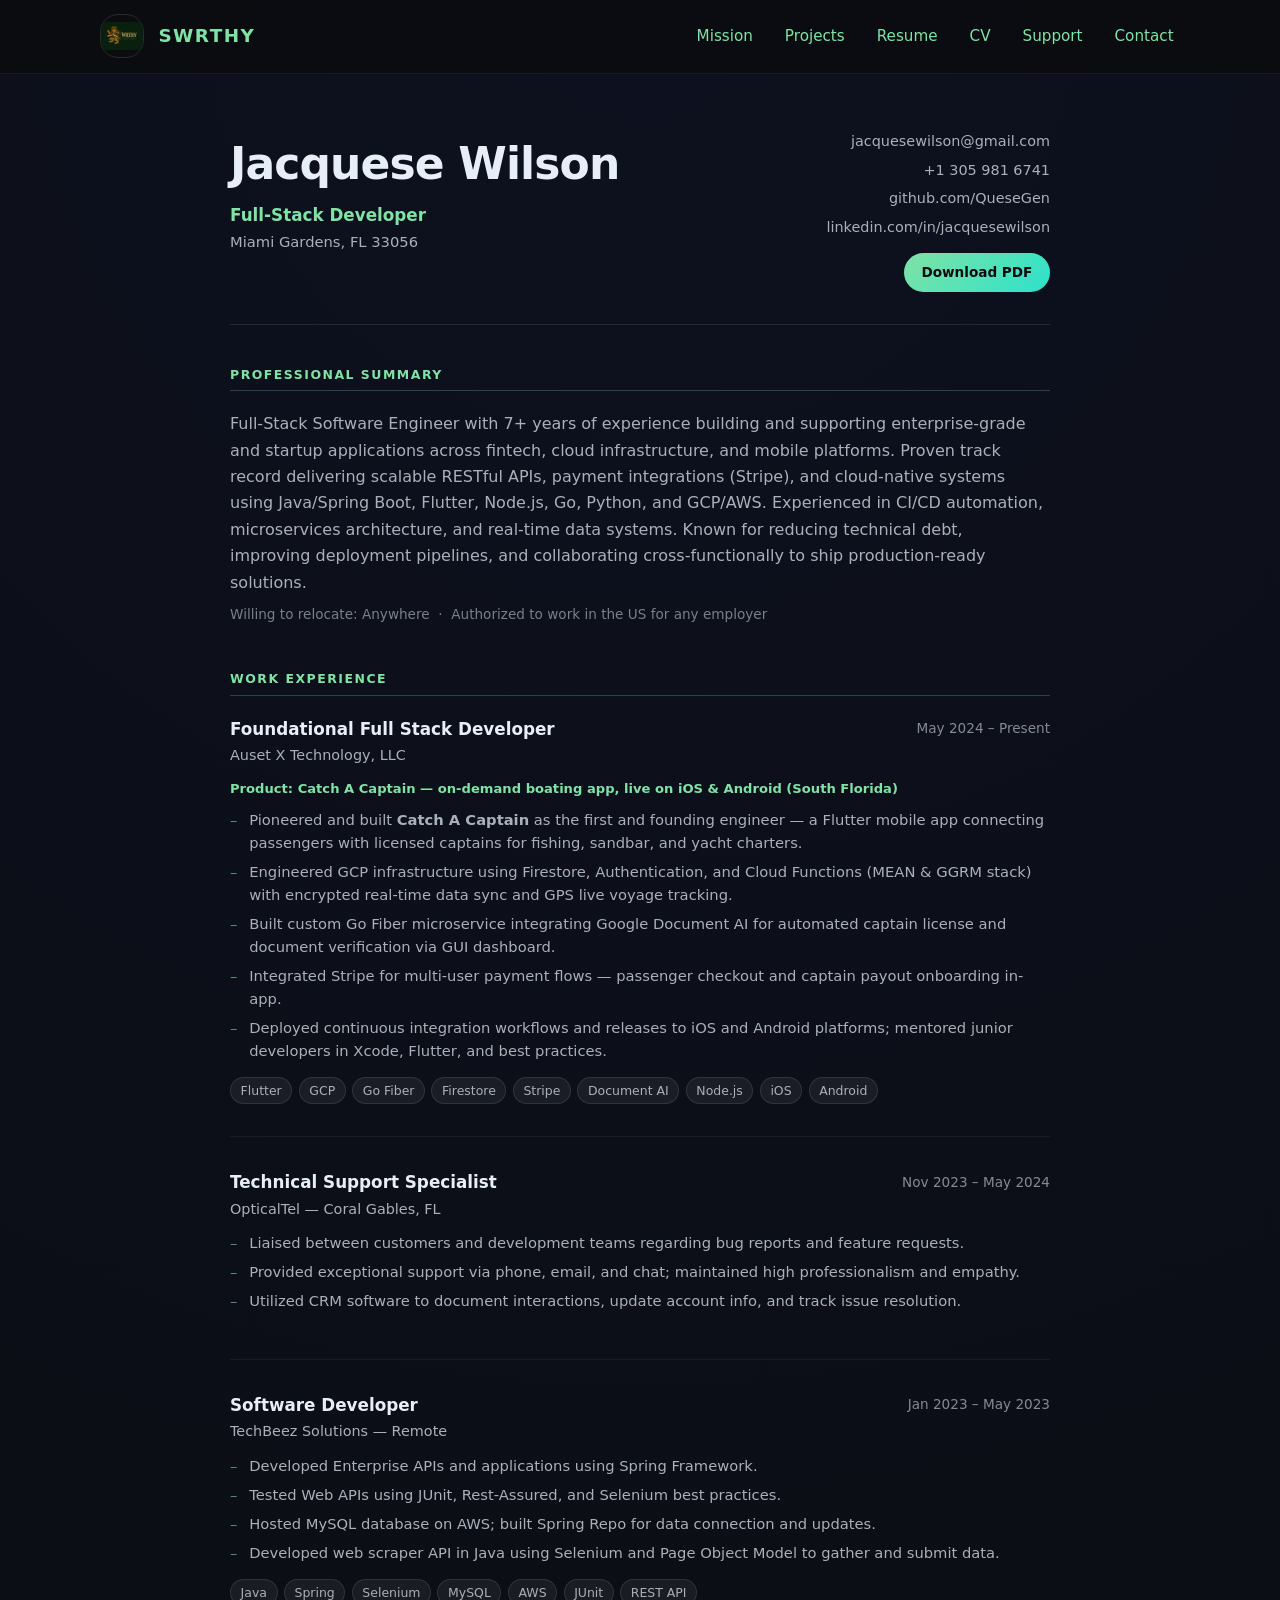
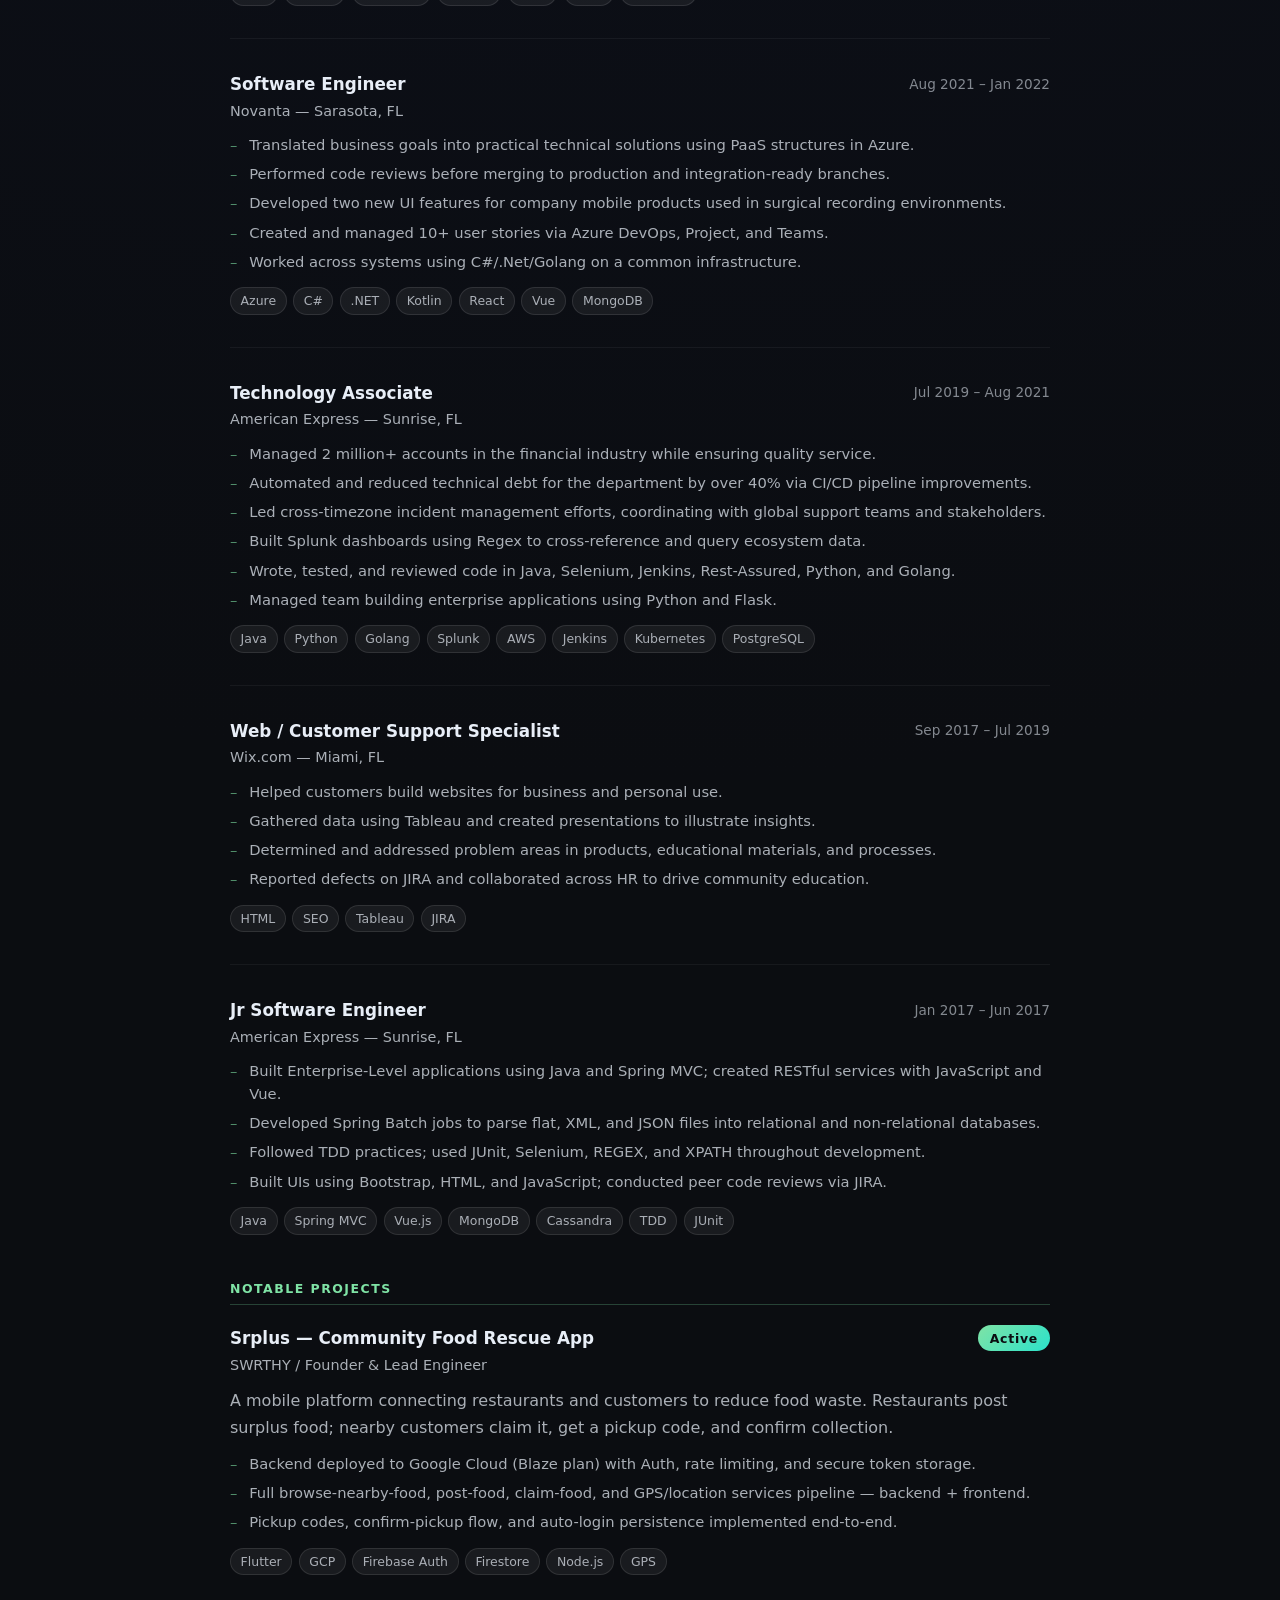
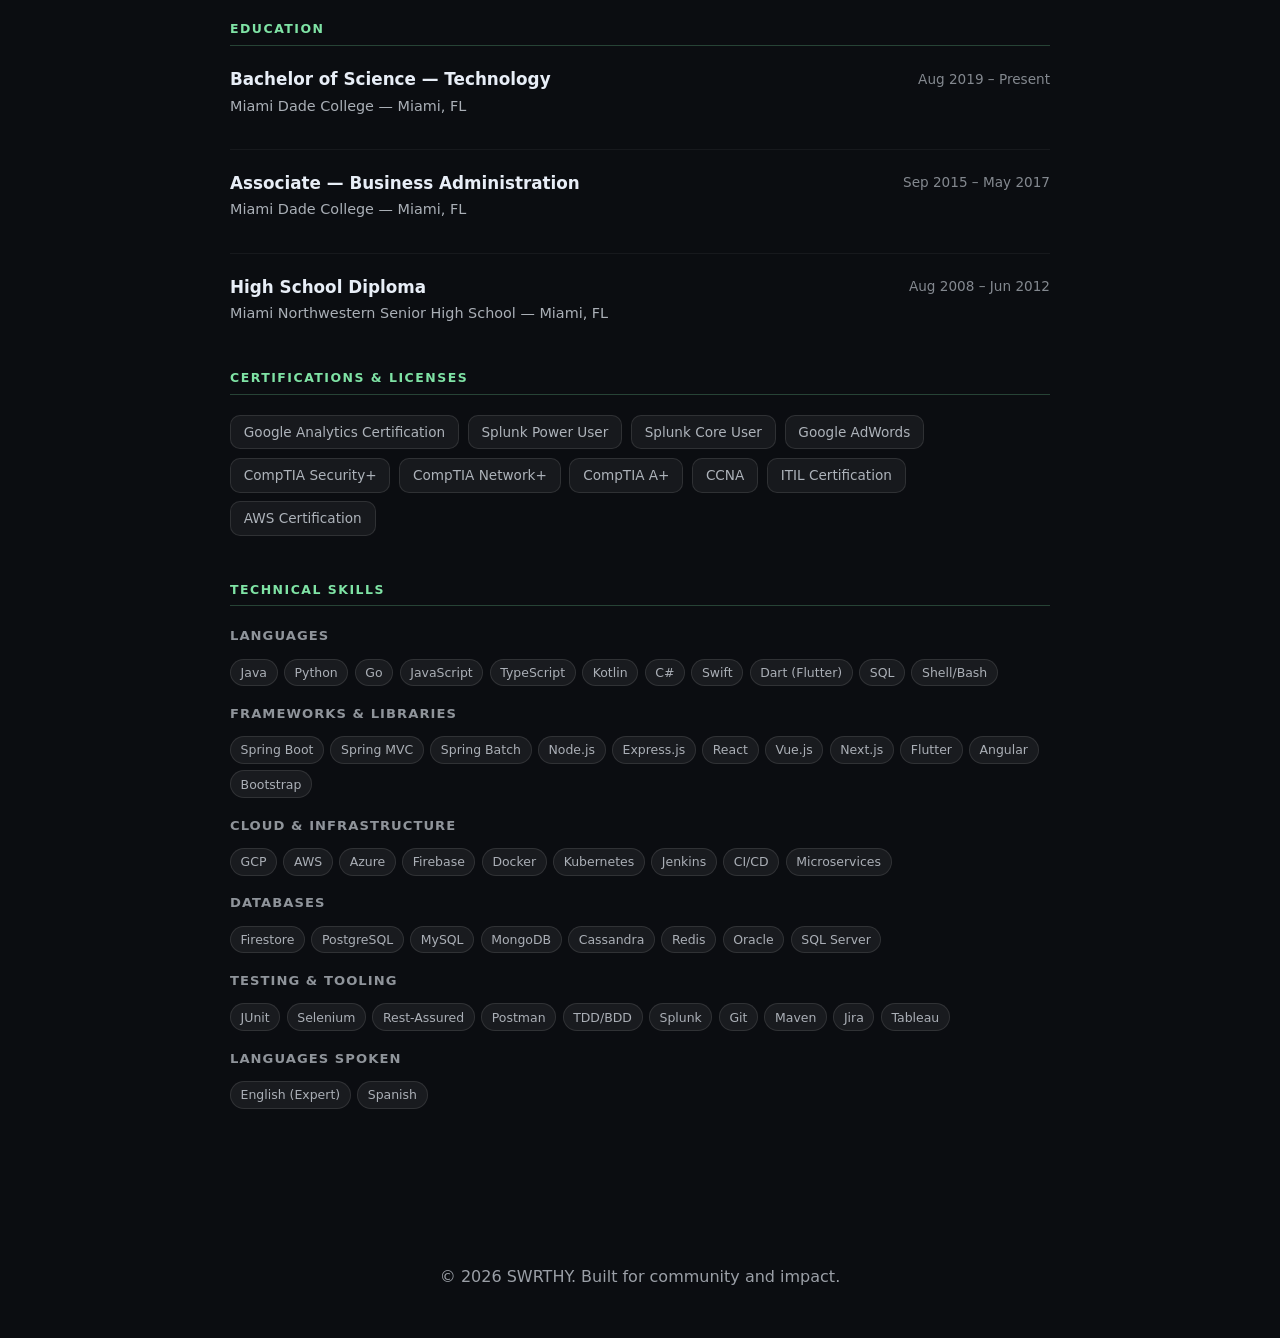
<file: docs/resume.html>
<!DOCTYPE html>
<html lang="en">
<head>
  <meta charset="UTF-8" />
  <meta name="viewport" content="width=device-width, initial-scale=1" />
  <meta name="description" content="Jacquese Wilson — Full-Stack Developer Resume. 7+ years building enterprise and startup applications." />
  <title>Jacquese Wilson — Resume | SWRTHY</title>
  <link rel="stylesheet" href="styles.css?v=6" />
  <link rel="icon" href="logo.png" />
</head>
<body>
  <header class="site-header">
    <div class="container header-inner">
      <a class="brand" href="index.html">
        <img class="brand-logo" src="logo.png" alt="SWRTHY logo" />
        <span class="brand-name">SWRTHY</span>
      </a>
      <nav class="primary-nav" aria-label="Primary">
        <a href="index.html#mission">Mission</a>
        <a href="index.html#projects">Projects</a>
        <a href="resume.html" aria-current="page">Resume</a>
        <a href="cv.html">CV</a>
        <a href="index.html#support">Support</a>
        <a href="index.html#contact">Contact</a>
      </nav>
      <button class="menu-toggle" aria-label="Open navigation">☰</button>
    </div>
  </header>

  <nav id="mob-nav" aria-label="Mobile navigation" aria-hidden="true">
    <div class="mob-head">
      <a class="mob-brand" href="index.html">
        <img src="logo.png" alt="SWRTHY logo" />
        <span>SWRTHY</span>
      </a>
      <button id="mob-close" aria-label="Close navigation">✕</button>
    </div>
    <a href="index.html#mission">Mission</a>
    <a href="index.html#projects">Projects</a>
    <a href="resume.html" aria-current="page">Resume</a>
    <a href="cv.html">CV</a>
    <a href="index.html#support">Support</a>
    <a href="index.html#contact">Contact</a>
  </nav>

  <main>
    <div class="resume-wrap container">

      <!-- Header -->
      <div class="r-header">
        <div class="r-header-left">
          <h1 class="r-name">Jacquese Wilson</h1>
          <p class="r-title">Full-Stack Developer</p>
          <p class="r-location">Miami Gardens, FL 33056</p>
        </div>
        <div class="r-header-right">
          <a href="mailto:jacquesewilson@gmail.com">jacquesewilson@gmail.com</a>
          <a href="tel:+13059816741">+1 305 981 6741</a>
          <a href="https://github.com/QueseGen" target="_blank" rel="noopener">github.com/QueseGen</a>
          <a href="https://www.linkedin.com/in/jacquesewilson" target="_blank" rel="noopener">linkedin.com/in/jacquesewilson</a>
          <a href="Resume.pdf" target="_blank" rel="noopener" class="button primary r-dl">Download PDF</a>
        </div>
      </div>

      <!-- Summary -->
      <section class="r-section">
        <h2 class="r-section-title">Professional Summary</h2>
        <p class="r-summary">Full-Stack Software Engineer with 7+ years of experience building and supporting enterprise-grade and startup applications across fintech, cloud infrastructure, and mobile platforms. Proven track record delivering scalable RESTful APIs, payment integrations (Stripe), and cloud-native systems using Java/Spring Boot, Flutter, Node.js, Go, Python, and GCP/AWS. Experienced in CI/CD automation, microservices architecture, and real-time data systems. Known for reducing technical debt, improving deployment pipelines, and collaborating cross-functionally to ship production-ready solutions.</p>
        <p class="r-meta">Willing to relocate: Anywhere &nbsp;·&nbsp; Authorized to work in the US for any employer</p>
      </section>

      <!-- Work Experience -->
      <section class="r-section">
        <h2 class="r-section-title">Work Experience</h2>

        <div class="r-job">
          <div class="r-job-header">
            <div>
              <h3 class="r-job-title">Foundational Full Stack Developer</h3>
              <p class="r-job-company">Auset X Technology, LLC</p>
            </div>
            <span class="r-job-dates">May 2024 – Present</span>
          </div>
          <p class="r-project-label">Product: <a href="catch-a-captain.html" target="_blank" rel="noopener">Catch A Captain</a> — on-demand boating app, live on iOS &amp; Android (South Florida)</p>
          <ul class="r-list">
            <li>Pioneered and built <strong>Catch A Captain</strong> as the first and founding engineer — a Flutter mobile app connecting passengers with licensed captains for fishing, sandbar, and yacht charters.</li>
            <li>Engineered GCP infrastructure using Firestore, Authentication, and Cloud Functions (MEAN &amp; GGRM stack) with encrypted real-time data sync and GPS live voyage tracking.</li>
            <li>Built custom Go Fiber microservice integrating Google Document AI for automated captain license and document verification via GUI dashboard.</li>
            <li>Integrated Stripe for multi-user payment flows — passenger checkout and captain payout onboarding in-app.</li>
            <li>Deployed continuous integration workflows and releases to iOS and Android platforms; mentored junior developers in Xcode, Flutter, and best practices.</li>
          </ul>
          <div class="r-tags">
            <span>Flutter</span><span>GCP</span><span>Go Fiber</span><span>Firestore</span><span>Stripe</span><span>Document AI</span><span>Node.js</span><span>iOS</span><span>Android</span>
          </div>
        </div>

        <div class="r-job">
          <div class="r-job-header">
            <div>
              <h3 class="r-job-title">Technical Support Specialist</h3>
              <p class="r-job-company">OpticalTel — Coral Gables, FL</p>
            </div>
            <span class="r-job-dates">Nov 2023 – May 2024</span>
          </div>
          <ul class="r-list">
            <li>Liaised between customers and development teams regarding bug reports and feature requests.</li>
            <li>Provided exceptional support via phone, email, and chat; maintained high professionalism and empathy.</li>
            <li>Utilized CRM software to document interactions, update account info, and track issue resolution.</li>
          </ul>
        </div>

        <div class="r-job">
          <div class="r-job-header">
            <div>
              <h3 class="r-job-title">Software Developer</h3>
              <p class="r-job-company">TechBeez Solutions — Remote</p>
            </div>
            <span class="r-job-dates">Jan 2023 – May 2023</span>
          </div>
          <ul class="r-list">
            <li>Developed Enterprise APIs and applications using Spring Framework.</li>
            <li>Tested Web APIs using JUnit, Rest-Assured, and Selenium best practices.</li>
            <li>Hosted MySQL database on AWS; built Spring Repo for data connection and updates.</li>
            <li>Developed web scraper API in Java using Selenium and Page Object Model to gather and submit data.</li>
          </ul>
          <div class="r-tags">
            <span>Java</span><span>Spring</span><span>Selenium</span><span>MySQL</span><span>AWS</span><span>JUnit</span><span>REST API</span>
          </div>
        </div>

        <div class="r-job">
          <div class="r-job-header">
            <div>
              <h3 class="r-job-title">Software Engineer</h3>
              <p class="r-job-company">Novanta — Sarasota, FL</p>
            </div>
            <span class="r-job-dates">Aug 2021 – Jan 2022</span>
          </div>
          <ul class="r-list">
            <li>Translated business goals into practical technical solutions using PaaS structures in Azure.</li>
            <li>Performed code reviews before merging to production and integration-ready branches.</li>
            <li>Developed two new UI features for company mobile products used in surgical recording environments.</li>
            <li>Created and managed 10+ user stories via Azure DevOps, Project, and Teams.</li>
            <li>Worked across systems using C#/.Net/Golang on a common infrastructure.</li>
          </ul>
          <div class="r-tags">
            <span>Azure</span><span>C#</span><span>.NET</span><span>Kotlin</span><span>React</span><span>Vue</span><span>MongoDB</span>
          </div>
        </div>

        <div class="r-job">
          <div class="r-job-header">
            <div>
              <h3 class="r-job-title">Technology Associate</h3>
              <p class="r-job-company">American Express — Sunrise, FL</p>
            </div>
            <span class="r-job-dates">Jul 2019 – Aug 2021</span>
          </div>
          <ul class="r-list">
            <li>Managed 2 million+ accounts in the financial industry while ensuring quality service.</li>
            <li>Automated and reduced technical debt for the department by over 40% via CI/CD pipeline improvements.</li>
            <li>Led cross-timezone incident management efforts, coordinating with global support teams and stakeholders.</li>
            <li>Built Splunk dashboards using Regex to cross-reference and query ecosystem data.</li>
            <li>Wrote, tested, and reviewed code in Java, Selenium, Jenkins, Rest-Assured, Python, and Golang.</li>
            <li>Managed team building enterprise applications using Python and Flask.</li>
          </ul>
          <div class="r-tags">
            <span>Java</span><span>Python</span><span>Golang</span><span>Splunk</span><span>AWS</span><span>Jenkins</span><span>Kubernetes</span><span>PostgreSQL</span>
          </div>
        </div>

        <div class="r-job">
          <div class="r-job-header">
            <div>
              <h3 class="r-job-title">Web / Customer Support Specialist</h3>
              <p class="r-job-company">Wix.com — Miami, FL</p>
            </div>
            <span class="r-job-dates">Sep 2017 – Jul 2019</span>
          </div>
          <ul class="r-list">
            <li>Helped customers build websites for business and personal use.</li>
            <li>Gathered data using Tableau and created presentations to illustrate insights.</li>
            <li>Determined and addressed problem areas in products, educational materials, and processes.</li>
            <li>Reported defects on JIRA and collaborated across HR to drive community education.</li>
          </ul>
          <div class="r-tags">
            <span>HTML</span><span>SEO</span><span>Tableau</span><span>JIRA</span>
          </div>
        </div>

        <div class="r-job">
          <div class="r-job-header">
            <div>
              <h3 class="r-job-title">Jr Software Engineer</h3>
              <p class="r-job-company">American Express — Sunrise, FL</p>
            </div>
            <span class="r-job-dates">Jan 2017 – Jun 2017</span>
          </div>
          <ul class="r-list">
            <li>Built Enterprise-Level applications using Java and Spring MVC; created RESTful services with JavaScript and Vue.</li>
            <li>Developed Spring Batch jobs to parse flat, XML, and JSON files into relational and non-relational databases.</li>
            <li>Followed TDD practices; used JUnit, Selenium, REGEX, and XPATH throughout development.</li>
            <li>Built UIs using Bootstrap, HTML, and JavaScript; conducted peer code reviews via JIRA.</li>
          </ul>
          <div class="r-tags">
            <span>Java</span><span>Spring MVC</span><span>Vue.js</span><span>MongoDB</span><span>Cassandra</span><span>TDD</span><span>JUnit</span>
          </div>
        </div>
      </section>

      <!-- Projects -->
      <section class="r-section">
        <h2 class="r-section-title">Notable Projects</h2>

        <div class="r-job">
          <div class="r-job-header">
            <div>
              <h3 class="r-job-title">Srplus — Community Food Rescue App</h3>
              <p class="r-job-company">SWRTHY / Founder &amp; Lead Engineer</p>
            </div>
            <span class="r-job-dates badge-active">Active</span>
          </div>
          <p class="r-summary" style="margin-bottom:0.75rem">A mobile platform connecting restaurants and customers to reduce food waste. Restaurants post surplus food; nearby customers claim it, get a pickup code, and confirm collection.</p>
          <ul class="r-list">
            <li>Backend deployed to Google Cloud (Blaze plan) with Auth, rate limiting, and secure token storage.</li>
            <li>Full browse-nearby-food, post-food, claim-food, and GPS/location services pipeline — backend + frontend.</li>
            <li>Pickup codes, confirm-pickup flow, and auto-login persistence implemented end-to-end.</li>
          </ul>
          <div class="r-tags">
            <span>Flutter</span><span>GCP</span><span>Firebase Auth</span><span>Firestore</span><span>Node.js</span><span>GPS</span>
          </div>
        </div>
      </section>

      <!-- Education -->
      <section class="r-section">
        <h2 class="r-section-title">Education</h2>

        <div class="r-edu">
          <div class="r-job-header">
            <div>
              <h3 class="r-job-title">Bachelor of Science — Technology</h3>
              <p class="r-job-company">Miami Dade College — Miami, FL</p>
            </div>
            <span class="r-job-dates">Aug 2019 – Present</span>
          </div>
        </div>

        <div class="r-edu">
          <div class="r-job-header">
            <div>
              <h3 class="r-job-title">Associate — Business Administration</h3>
              <p class="r-job-company">Miami Dade College — Miami, FL</p>
            </div>
            <span class="r-job-dates">Sep 2015 – May 2017</span>
          </div>
        </div>

        <div class="r-edu">
          <div class="r-job-header">
            <div>
              <h3 class="r-job-title">High School Diploma</h3>
              <p class="r-job-company">Miami Northwestern Senior High School — Miami, FL</p>
            </div>
            <span class="r-job-dates">Aug 2008 – Jun 2012</span>
          </div>
        </div>
      </section>

      <!-- Certifications -->
      <section class="r-section">
        <h2 class="r-section-title">Certifications &amp; Licenses</h2>
        <div class="r-cert-grid">
          <span class="r-cert">Google Analytics Certification</span>
          <span class="r-cert">Splunk Power User</span>
          <span class="r-cert">Splunk Core User</span>
          <span class="r-cert">Google AdWords</span>
          <span class="r-cert">CompTIA Security+</span>
          <span class="r-cert">CompTIA Network+</span>
          <span class="r-cert">CompTIA A+</span>
          <span class="r-cert">CCNA</span>
          <span class="r-cert">ITIL Certification</span>
          <span class="r-cert">AWS Certification</span>
        </div>
      </section>

      <!-- Skills -->
      <section class="r-section">
        <h2 class="r-section-title">Technical Skills</h2>

        <div class="r-skill-group">
          <h4>Languages</h4>
          <div class="r-tags">
            <span>Java</span><span>Python</span><span>Go</span><span>JavaScript</span><span>TypeScript</span><span>Kotlin</span><span>C#</span><span>Swift</span><span>Dart (Flutter)</span><span>SQL</span><span>Shell/Bash</span>
          </div>
        </div>

        <div class="r-skill-group">
          <h4>Frameworks &amp; Libraries</h4>
          <div class="r-tags">
            <span>Spring Boot</span><span>Spring MVC</span><span>Spring Batch</span><span>Node.js</span><span>Express.js</span><span>React</span><span>Vue.js</span><span>Next.js</span><span>Flutter</span><span>Angular</span><span>Bootstrap</span>
          </div>
        </div>

        <div class="r-skill-group">
          <h4>Cloud &amp; Infrastructure</h4>
          <div class="r-tags">
            <span>GCP</span><span>AWS</span><span>Azure</span><span>Firebase</span><span>Docker</span><span>Kubernetes</span><span>Jenkins</span><span>CI/CD</span><span>Microservices</span>
          </div>
        </div>

        <div class="r-skill-group">
          <h4>Databases</h4>
          <div class="r-tags">
            <span>Firestore</span><span>PostgreSQL</span><span>MySQL</span><span>MongoDB</span><span>Cassandra</span><span>Redis</span><span>Oracle</span><span>SQL Server</span>
          </div>
        </div>

        <div class="r-skill-group">
          <h4>Testing &amp; Tooling</h4>
          <div class="r-tags">
            <span>JUnit</span><span>Selenium</span><span>Rest-Assured</span><span>Postman</span><span>TDD/BDD</span><span>Splunk</span><span>Git</span><span>Maven</span><span>Jira</span><span>Tableau</span>
          </div>
        </div>

        <div class="r-skill-group">
          <h4>Languages Spoken</h4>
          <div class="r-tags">
            <span>English (Expert)</span><span>Spanish</span>
          </div>
        </div>
      </section>

    </div>
  </main>

  <footer class="site-footer">
    <div class="container">
      <p>&copy; <span id="year"></span> SWRTHY. Built for community and impact.</p>
    </div>
  </footer>

  <script>
    document.getElementById('year').textContent = new Date().getFullYear();

    var tog = document.querySelector('.menu-toggle');
    var mob = document.getElementById('mob-nav');
    var cls = document.getElementById('mob-close');

    function openMob() { mob.classList.add('open'); mob.setAttribute('aria-hidden','false'); document.body.style.overflow='hidden'; }
    function closeMob() { mob.classList.remove('open'); mob.setAttribute('aria-hidden','true'); document.body.style.overflow=''; }

    tog.onclick = openMob;
    cls.onclick = closeMob;
    mob.querySelectorAll('a').forEach(function(a){ a.addEventListener('click', closeMob); });
  </script>
</body>
</html>
</file>
<file: docs/styles.css>
/* SWRTHY — simple responsive site styles */

:root {
  --bg: #0b0d11;
  --panel: #12151d;
  --panel-2: #1c2130;
  --text: #e8eef7;
  --muted: rgba(232, 238, 247, 0.72);
  --primary: #7fe3a5;
  --primary-2: #2be2cb;
  --accent: #ff8d7f;
  --shadow: 0 18px 50px rgba(0, 0, 0, 0.35);
  --radius: 18px;
  --max: 1080px;
  --font: system-ui, -apple-system, BlinkMacSystemFont, "Segoe UI", sans-serif;
}

* {
  box-sizing: border-box;
}

html {
  overflow-x: hidden;
}

body {
  margin: 0;
  font-family: var(--font);
  color: var(--text);
  background: radial-gradient(circle at top, #0d111f 0%, var(--bg) 52%);
  line-height: 1.55;
  overflow-x: hidden;
}

body {
  padding-top: 74px;
}

body.nav-open {
  overflow: hidden;
}

a {
  color: var(--primary);
  text-decoration: none;
}

a:hover {
  text-decoration: underline;
}

.container {
  width: min(100%, var(--max));
  padding: 0 1.25rem;
  margin: 0 auto;
}

.site-header {
  position: fixed;
  top: 0;
  left: 0;
  right: 0;
  background: rgba(11, 13, 17, 0.97);
  border-bottom: 1px solid rgba(255, 255, 255, 0.06);
  backdrop-filter: blur(16px);
  z-index: 100;
}

.header-inner {
  display: flex;
  align-items: center;
  justify-content: space-between;
  padding: 0.9rem 0;
}

.brand {
  display: flex;
  align-items: center;
  gap: 0.9rem;
}

.brand-logo {
  width: 44px;
  height: 44px;
  object-fit: contain;
  border-radius: 18px;
  border: 1px solid rgba(255, 255, 255, 0.12);
}

.brand-name {
  font-size: 1.15rem;
  letter-spacing: 0.08em;
  font-weight: 700;
}

.primary-nav {
  display: flex;
  gap: 1.2rem;
  align-items: center;
}

.primary-nav a {
  font-size: 0.95rem;
  padding: 0.55rem 0.4rem;
  border-radius: 12px;
  transition: background 0.2s ease;
}

.primary-nav a:hover {
  background: rgba(255, 255, 255, 0.08);
}

/* Mobile nav — hidden on desktop */
#mob-nav {
  display: none;
}

.menu-toggle {
  display: none;
  border: 0;
  background: transparent;
  color: var(--text);
  font-size: 1.3rem;
  cursor: pointer;
}

.hero {
  padding: 5.5rem 0 3.5rem;
  text-align: center;
}

.hero h1 {
  font-size: clamp(2.35rem, 4vw, 3.25rem);
  margin: 0 0 1.1rem;
  letter-spacing: -0.02em;
}

.lead {
  max-width: 44ch;
  margin: 0 auto 2rem;
  color: var(--muted);
}

.hero-actions {
  display: flex;
  justify-content: center;
  gap: 1rem;
  flex-wrap: wrap;
}

.button {
  display: inline-flex;
  align-items: center;
  gap: 0.75rem;
  border-radius: 999px;
  padding: 0.85rem 1.4rem;
  font-weight: 700;
  text-decoration: none;
  transition: transform 0.15s ease, box-shadow 0.15s ease;
}

.button.primary {
  background: linear-gradient(135deg, var(--primary), var(--primary-2));
  color: #0b0d11;
}

.button.secondary {
  background: rgba(255, 255, 255, 0.08);
  border: 1px solid rgba(255, 255, 255, 0.14);
  color: var(--text);
}

.button:hover {
  transform: translateY(-1px);
  box-shadow: var(--shadow);
}

.section {
  padding: 4.5rem 0;
}

.section--light {
  background: rgba(255, 255, 255, 0.04);
}

.section--dark {
  background: rgba(0, 0, 0, 0.35);
}

.section h2 {
  font-size: 2rem;
  margin: 0 0 0.75rem;
}

.section p {
  max-width: 70ch;
  margin: 0 0 1.25rem;
  color: var(--muted);
}

.values {
  display: grid;
  gap: 1.1rem;
  padding: 0;
  list-style: none;
  max-width: 72ch;
}

.values li {
  border-left: 3px solid rgba(126, 227, 165, 0.9);
  padding: 0.7rem 1.2rem;
  background: rgba(255, 255, 255, 0.04);
  border-radius: 16px;
}

.card-grid {
  display: grid;
  gap: 1.25rem;
  grid-template-columns: repeat(auto-fit, minmax(260px, 1fr));
  margin: 2rem 0;
}

.card {
  background: rgba(255, 255, 255, 0.04);
  padding: 1.5rem;
  border-radius: 18px;
  border: 1px solid rgba(255, 255, 255, 0.08);
  box-shadow: 0 18px 40px rgba(0, 0, 0, 0.25);
  transition: transform 0.2s ease;
}

.card:hover {
  transform: translateY(-4px);
}

.card-link {
  display: inline-block;
  margin-top: 1rem;
  font-size: 0.88rem;
  font-weight: 700;
  color: var(--primary);
  text-decoration: none;
}

.card-link:hover {
  text-decoration: underline;
}

.card-badge--muted {
  background: rgba(255, 255, 255, 0.07);
  color: var(--muted);
  border: 1px solid rgba(255, 255, 255, 0.1);
}

.card h3 {
  margin-top: 0;
}

.tag {
  margin: 1rem 0 0;
  font-size: 0.9rem;
  font-weight: 700;
  color: rgba(255, 255, 255, 0.72);
}

.support-box {
  max-width: 62ch;
  margin: 0 auto;
  padding: 1.75rem;
  border-radius: var(--radius);
  background: rgba(255, 255, 255, 0.08);
  border: 1px solid rgba(255, 255, 255, 0.15);
}

.support-link {
  margin: 0;
  font-size: 1.25rem;
  font-weight: 700;
}

.support-note {
  margin: 0.75rem 0 0;
  color: rgba(232, 238, 247, 0.66);
}

.contact-list {
  list-style: none;
  padding: 0;
  margin: 1.75rem 0 0;
  display: grid;
  gap: 0.9rem;
}

.contact-list li {
  background: rgba(255, 255, 255, 0.05);
  padding: 1rem;
  border-radius: 14px;
  border: 1px solid rgba(255, 255, 255, 0.1);
}

.small {
  color: rgba(232, 238, 247, 0.6);
  font-size: 0.88rem;
  margin: 0.5rem 0 0;
}

.site-footer {
  padding: 2rem 0;
  text-align: center;
  color: rgba(232, 238, 247, 0.65);
}

/* ── Mission section ───────────────────────────────────── */
.section-label {
  font-size: 0.72rem;
  letter-spacing: 0.14em;
  text-transform: uppercase;
  color: var(--primary);
  font-weight: 700;
  margin: 0 0 0.6rem;
}

.mission-lead {
  font-size: 0.88rem;
  color: var(--muted);
  max-width: 58ch;
  margin: 0 0 1.25rem;
  line-height: 1.6;
}

.mission-body {
  font-size: 0.88rem;
  max-width: 72ch;
  color: var(--muted);
  margin: 0 0 1.5rem;
  line-height: 1.6;
}

.mission-vision {
  border-left: 3px solid rgba(126, 227, 165, 0.7);
  margin: 0 0 2.5rem;
  padding: 0.75rem 1.25rem;
  background: rgba(255, 255, 255, 0.03);
  border-radius: 0 12px 12px 0;
  max-width: 68ch;
  color: var(--muted);
  font-style: normal;
}

.beliefs-title {
  font-size: 0.78rem;
  letter-spacing: 0.12em;
  text-transform: uppercase;
  color: var(--primary);
  margin: 0 0 1.25rem;
  padding-bottom: 0.4rem;
  border-bottom: 1px solid rgba(126, 227, 165, 0.2);
}

.beliefs {
  list-style: none;
  padding: 0;
  margin: 0;
  display: grid;
  grid-template-columns: repeat(auto-fit, minmax(300px, 1fr));
  gap: 1rem;
}

.beliefs li {
  background: rgba(255, 255, 255, 0.03);
  border: 1px solid rgba(255, 255, 255, 0.06);
  border-radius: 14px;
  padding: 1rem 1.15rem;
  line-height: 1.5;
}

.beliefs li p {
  margin: 0;
  font-size: 0.88rem;
  color: var(--muted);
}

.belief-header {
  font-weight: 700;
  color: var(--text) !important;
  margin-bottom: 0.3rem !important;
}

.belief-num {
  color: #c9a938;
  font-weight: 800;
  font-size: 0.78rem;
  letter-spacing: 0.04em;
  margin-right: 0.2rem;
}

.scripture {
  display: block;
  margin-top: 0.3rem;
  font-size: 0.8rem;
  color: rgba(232, 238, 247, 0.4);
  font-style: italic;
}

/* ── Featured project card ─────────────────────────────── */
.card--featured {
  border-color: rgba(126, 227, 165, 0.35);
  background: rgba(126, 227, 165, 0.06);
  position: relative;
}

.card-badge {
  display: inline-block;
  background: linear-gradient(135deg, var(--primary), var(--primary-2));
  color: #0b0d11;
  font-size: 0.72rem;
  font-weight: 700;
  letter-spacing: 0.06em;
  text-transform: uppercase;
  padding: 0.2rem 0.65rem;
  border-radius: 999px;
  margin-bottom: 0.75rem;
}

.card-tech {
  display: flex;
  flex-wrap: wrap;
  gap: 0.4rem;
  margin: 0.85rem 0;
}

.card-tech span {
  font-size: 0.78rem;
  padding: 0.2rem 0.6rem;
  border-radius: 999px;
  background: rgba(255, 255, 255, 0.07);
  border: 1px solid rgba(255, 255, 255, 0.12);
  color: var(--muted);
}

.card-screens {
  display: flex;
  gap: 0.6rem;
  margin: 0.85rem 0;
  overflow-x: auto;
}

.card-screens img {
  height: 120px;
  width: auto;
  border-radius: 12px;
  border: 1px solid rgba(255, 255, 255, 0.08);
  flex-shrink: 0;
}

.card-details {
  margin-top: 0.75rem;
  border-top: 1px solid rgba(255, 255, 255, 0.08);
  padding-top: 0.75rem;
}

.card-details summary {
  cursor: pointer;
  font-size: 0.9rem;
  font-weight: 700;
  color: var(--primary);
  list-style: none;
  display: flex;
  align-items: center;
  gap: 0.4rem;
}

.card-details summary::before {
  content: '▶';
  font-size: 0.65rem;
  transition: transform 0.2s ease;
}

.card-details[open] summary::before {
  transform: rotate(90deg);
}

.checklist {
  list-style: none;
  padding: 0;
  margin: 0.75rem 0 0;
  display: grid;
  gap: 0.4rem;
}

.checklist li {
  font-size: 0.9rem;
  color: var(--muted);
  padding-left: 1.4rem;
  position: relative;
}

.checklist li::before {
  content: '✓';
  position: absolute;
  left: 0;
  color: var(--primary);
  font-weight: 700;
}

/* ── Resume page ───────────────────────────────────────── */
.resume-wrap {
  padding-top: 3.5rem;
  padding-bottom: 4rem;
  max-width: 860px;
}

.r-header {
  display: flex;
  justify-content: space-between;
  align-items: flex-start;
  gap: 2rem;
  padding-bottom: 2rem;
  border-bottom: 1px solid rgba(255, 255, 255, 0.1);
  margin-bottom: 2.5rem;
  flex-wrap: wrap;
}

.r-name {
  font-size: clamp(2rem, 4vw, 2.75rem);
  margin: 0 0 0.25rem;
  letter-spacing: -0.02em;
}

.r-title {
  margin: 0 0 0.2rem;
  font-weight: 700;
  color: var(--primary);
  font-size: 1.05rem;
}

.r-location {
  margin: 0;
  color: var(--muted);
  font-size: 0.92rem;
}

.r-header-right {
  display: flex;
  flex-direction: column;
  gap: 0.4rem;
  text-align: right;
  font-size: 0.9rem;
}

.r-header-right a {
  color: var(--muted);
}

.r-header-right a:hover {
  color: var(--primary);
}

.r-dl {
  margin-top: 0.5rem;
  font-size: 0.85rem !important;
  padding: 0.55rem 1.1rem !important;
  align-self: flex-end;
}

.r-section {
  margin-bottom: 2.75rem;
}

.r-section-title {
  font-size: 0.78rem;
  letter-spacing: 0.12em;
  text-transform: uppercase;
  color: var(--primary);
  margin: 0 0 1.25rem;
  padding-bottom: 0.4rem;
  border-bottom: 1px solid rgba(126, 227, 165, 0.25);
}

.r-summary {
  color: var(--muted);
  max-width: 80ch;
  margin: 0 0 0.5rem;
  line-height: 1.65;
}

.r-meta {
  font-size: 0.85rem;
  color: rgba(232, 238, 247, 0.5);
  margin: 0;
}

.r-job {
  margin-bottom: 2rem;
  padding-bottom: 2rem;
  border-bottom: 1px solid rgba(255, 255, 255, 0.05);
}

.r-job:last-child,
.r-edu:last-child {
  border-bottom: none;
  margin-bottom: 0;
  padding-bottom: 0;
}

.r-edu {
  margin-bottom: 1.25rem;
  padding-bottom: 1.25rem;
  border-bottom: 1px solid rgba(255, 255, 255, 0.05);
}

.r-job-header {
  display: flex;
  justify-content: space-between;
  align-items: flex-start;
  gap: 1rem;
  flex-wrap: wrap;
  margin-bottom: 0.75rem;
}

.r-job-title {
  font-size: 1.05rem;
  margin: 0 0 0.15rem;
}

.r-job-company {
  margin: 0;
  font-size: 0.9rem;
  color: var(--muted);
}

.r-job-dates {
  font-size: 0.85rem;
  color: rgba(232, 238, 247, 0.55);
  white-space: nowrap;
  padding-top: 0.15rem;
}

.badge-active {
  background: linear-gradient(135deg, var(--primary), var(--primary-2));
  color: #0b0d11;
  font-weight: 700;
  padding: 0.2rem 0.75rem;
  border-radius: 999px;
  font-size: 0.78rem;
  letter-spacing: 0.06em;
}

.r-project-label {
  font-size: 0.82rem;
  color: var(--primary);
  margin: 0 0 0.65rem;
  font-weight: 600;
}

.r-project-label a {
  color: var(--primary);
}

.r-list {
  list-style: none;
  padding: 0;
  margin: 0 0 0.85rem;
  display: grid;
  gap: 0.4rem;
}

.r-list li {
  font-size: 0.92rem;
  color: var(--muted);
  padding-left: 1.2rem;
  position: relative;
  line-height: 1.55;
}

.r-list li::before {
  content: '–';
  position: absolute;
  left: 0;
  color: rgba(126, 227, 165, 0.6);
}

.r-tags {
  display: flex;
  flex-wrap: wrap;
  gap: 0.4rem;
  margin-top: 0.75rem;
}

.r-tags span {
  font-size: 0.78rem;
  padding: 0.2rem 0.6rem;
  border-radius: 999px;
  background: rgba(255, 255, 255, 0.06);
  border: 1px solid rgba(255, 255, 255, 0.1);
  color: rgba(232, 238, 247, 0.7);
}

.r-cert-grid {
  display: flex;
  flex-wrap: wrap;
  gap: 0.55rem;
}

.r-cert {
  font-size: 0.85rem;
  padding: 0.35rem 0.8rem;
  border-radius: 10px;
  background: rgba(255, 255, 255, 0.05);
  border: 1px solid rgba(255, 255, 255, 0.1);
  color: var(--muted);
}

.r-skill-group {
  margin-bottom: 1.1rem;
}

.r-skill-group h4 {
  font-size: 0.82rem;
  margin: 0 0 0.5rem;
  color: rgba(232, 238, 247, 0.6);
  text-transform: uppercase;
  letter-spacing: 0.08em;
}

/* ── Project detail page ───────────────────────────────── */
.proj-hero {
  padding: 5rem 0 3.5rem;
}

.proj-title {
  font-size: clamp(2.4rem, 5vw, 3.5rem);
  margin: 0.4rem 0 0.75rem;
  letter-spacing: -0.025em;
}

.proj-subtitle {
  font-size: 1.1rem;
  font-weight: 600;
  color: var(--text);
  max-width: 58ch;
  margin: 0 0 0.85rem;
}

.proj-desc {
  max-width: 68ch;
  color: var(--muted);
  font-size: 0.92rem;
  margin: 0 0 1.5rem;
  line-height: 1.65;
}

.proj-meta-row {
  display: flex;
  flex-wrap: wrap;
  gap: 0.5rem;
}

.proj-chip {
  font-size: 0.78rem;
  padding: 0.25rem 0.7rem;
  border-radius: 999px;
  background: rgba(126, 227, 165, 0.1);
  border: 1px solid rgba(126, 227, 165, 0.25);
  color: var(--primary);
  font-weight: 600;
}

.proj-section-desc {
  max-width: 68ch;
  color: var(--muted);
  font-size: 0.9rem;
  margin: 0 0 2rem;
}

.feat-grid {
  display: grid;
  grid-template-columns: repeat(auto-fit, minmax(260px, 1fr));
  gap: 1rem;
  margin-top: 1.5rem;
}

.feat-card {
  background: rgba(255, 255, 255, 0.03);
  border: 1px solid rgba(255, 255, 255, 0.07);
  border-radius: 16px;
  padding: 1.25rem 1.4rem;
}

.feat-card h3 {
  font-size: 0.95rem;
  margin: 0 0 0.5rem;
  color: var(--text);
}

.feat-card p {
  font-size: 0.86rem;
  color: var(--muted);
  margin: 0;
  line-height: 1.55;
}

.screen-row {
  display: flex;
  gap: 1.25rem;
  flex-wrap: wrap;
  margin-top: 1rem;
}

.screen-scroll-wrap {
  overflow-x: auto;
  padding: 0 0 1rem;
  -webkit-overflow-scrolling: touch;
}

.screen-scroll {
  display: flex;
  gap: 1rem;
  padding: 0.5rem max(1.25rem, calc((100vw - 1080px) / 2));
  width: max-content;
}

.screen-fig {
  margin: 0;
  display: flex;
  flex-direction: column;
  align-items: center;
  gap: 0.5rem;
  flex-shrink: 0;
}

.screen-img {
  width: 180px;
  height: auto;
  border-radius: 20px;
  border: 1px solid rgba(255, 255, 255, 0.1);
  box-shadow: 0 12px 30px rgba(0, 0, 0, 0.4);
  display: block;
}

.screen-vid {
  width: 180px;
  height: auto;
  border-radius: 20px;
  border: 1px solid rgba(255, 255, 255, 0.1);
  box-shadow: 0 12px 30px rgba(0, 0, 0, 0.4);
  display: block;
}

.screen-fig figcaption {
  font-size: 0.75rem;
  color: rgba(232, 238, 247, 0.45);
  text-align: center;
}

.vid-wrap {
  margin-top: 1rem;
  border-radius: 16px;
  overflow: hidden;
  max-width: 640px;
  border: 1px solid rgba(255, 255, 255, 0.08);
  box-shadow: 0 18px 50px rgba(0, 0, 0, 0.4);
}

.proj-video {
  width: 100%;
  display: block;
  background: #000;
}

.dash-fig {
  margin: 1rem 0 0;
}

.dash-img {
  width: 100%;
  max-width: 900px;
  border-radius: 16px;
  border: 1px solid rgba(255, 255, 255, 0.08);
  box-shadow: 0 18px 50px rgba(0, 0, 0, 0.4);
  display: block;
}

.dash-fig figcaption {
  font-size: 0.8rem;
  color: rgba(232, 238, 247, 0.45);
  margin-top: 0.6rem;
}

@media (max-width: 820px) {
  /* Hide desktop inline nav */
  .primary-nav {
    display: none;
  }

  /* Logo left, SWRTHY centered, hamburger right */
  .header-inner {
    position: relative;
    justify-content: center;
  }

  /* Pull logo out of flow so only the SWRTHY text centers */
  .brand-logo {
    position: absolute;
    left: 0;
  }

  .menu-toggle {
    display: block;
    position: absolute;
    right: 0;
    z-index: 101;
  }

  /* ── Mobile overlay nav ── */
  #mob-nav {
    display: none;
    position: fixed;
    top: 0;
    left: 0;
    right: 0;
    bottom: 0;
    flex-direction: column;
    background: #0b0d11;
    overflow-y: auto;
    z-index: 500;
  }

  #mob-nav.open {
    display: flex;
  }

  .mob-head {
    display: flex;
    align-items: center;
    justify-content: space-between;
    padding: 1rem 1.25rem;
    border-bottom: 1px solid rgba(255, 255, 255, 0.07);
    flex-shrink: 0;
  }

  .mob-brand {
    display: flex;
    align-items: center;
    gap: 0.75rem;
    color: var(--text);
    text-decoration: none;
  }

  .mob-brand img {
    width: 38px;
    height: 38px;
    object-fit: contain;
    border-radius: 12px;
    border: 1px solid rgba(255, 255, 255, 0.12);
  }

  .mob-brand span {
    font-size: 1.1rem;
    font-weight: 700;
    letter-spacing: 0.08em;
    color: #c9a938;
  }

  #mob-close {
    background: none;
    border: none;
    color: var(--text);
    font-size: 1.4rem;
    cursor: pointer;
    padding: 0.4rem 0.6rem;
    line-height: 1;
  }

  #mob-nav a {
    display: block;
    padding: 1rem 1.25rem;
    color: var(--text);
    font-size: 1.15rem;
    font-weight: 600;
    text-decoration: none;
    border-bottom: 1px solid rgba(255, 255, 255, 0.06);
    letter-spacing: 0.02em;
  }

  #mob-nav a:last-child {
    border-bottom: none;
  }

  #mob-nav a:active {
    background: rgba(127, 227, 165, 0.1);
    color: var(--primary);
  }
}
</file>
